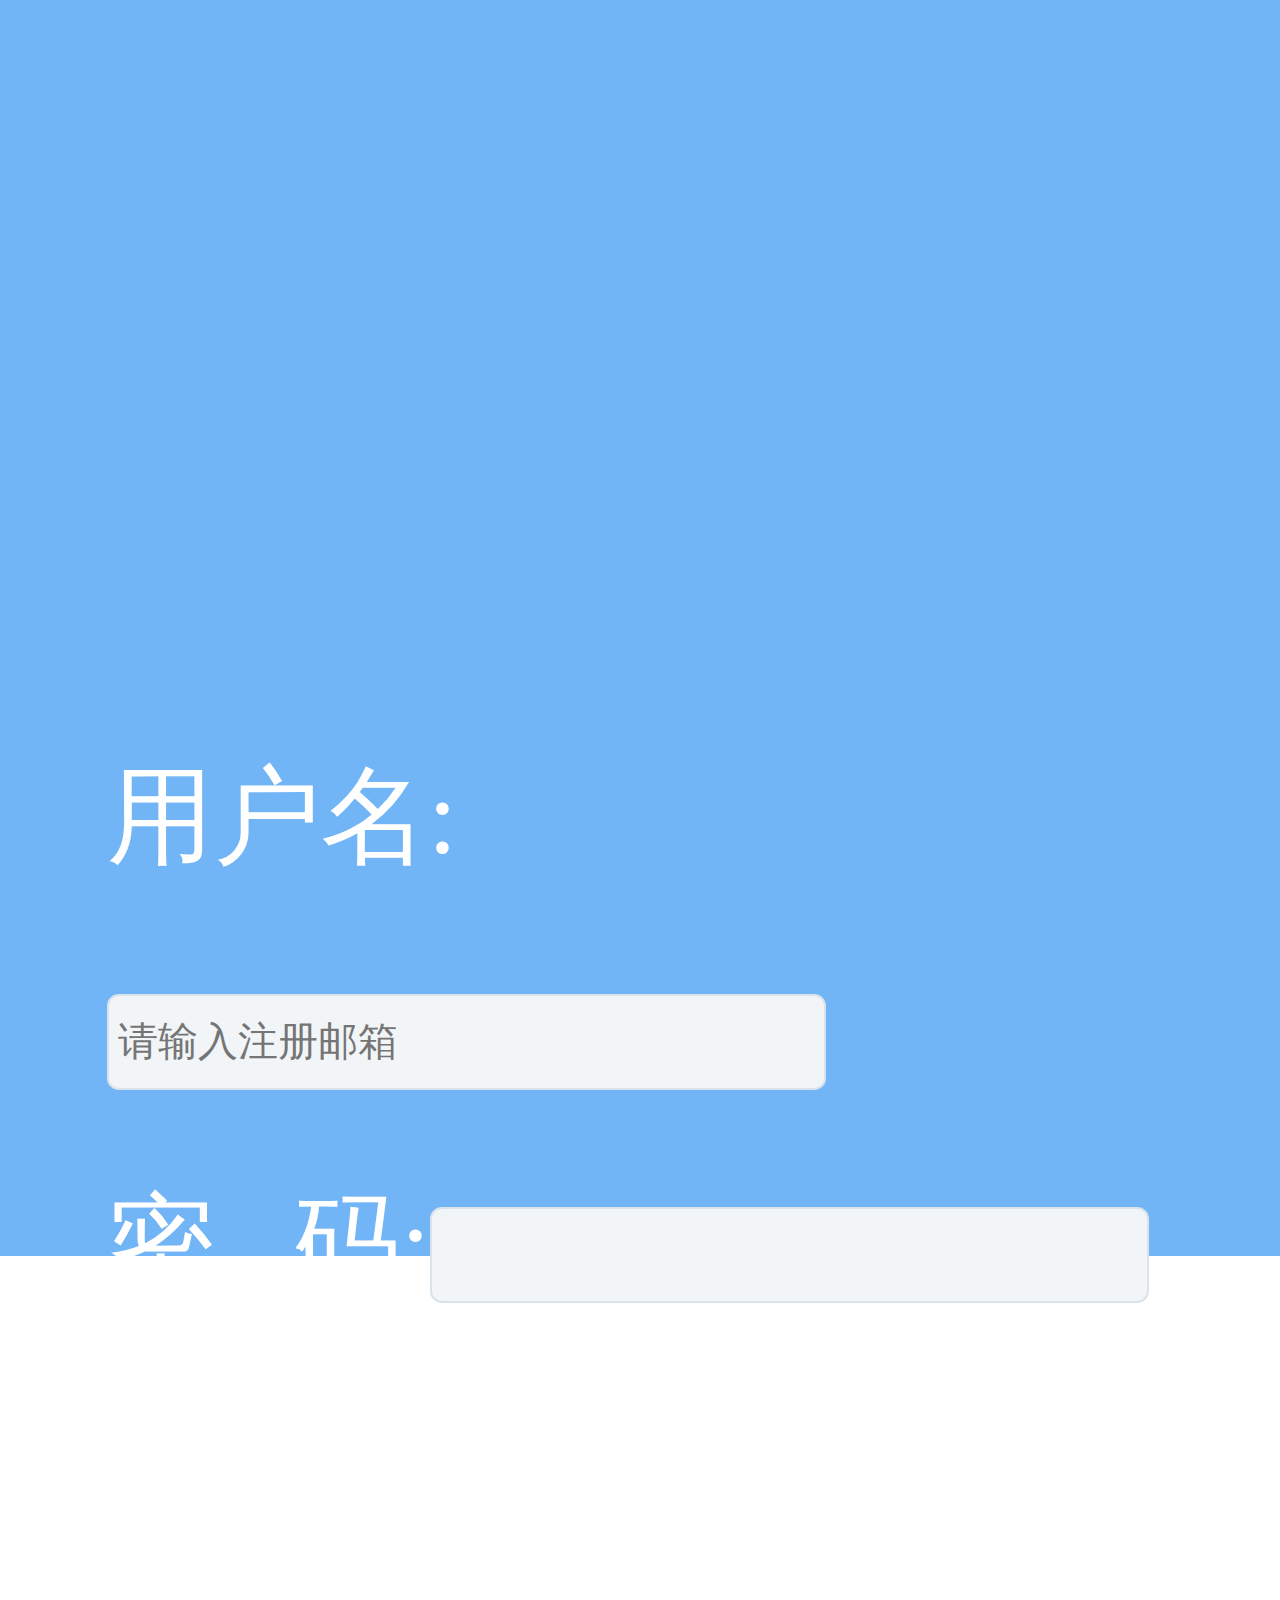
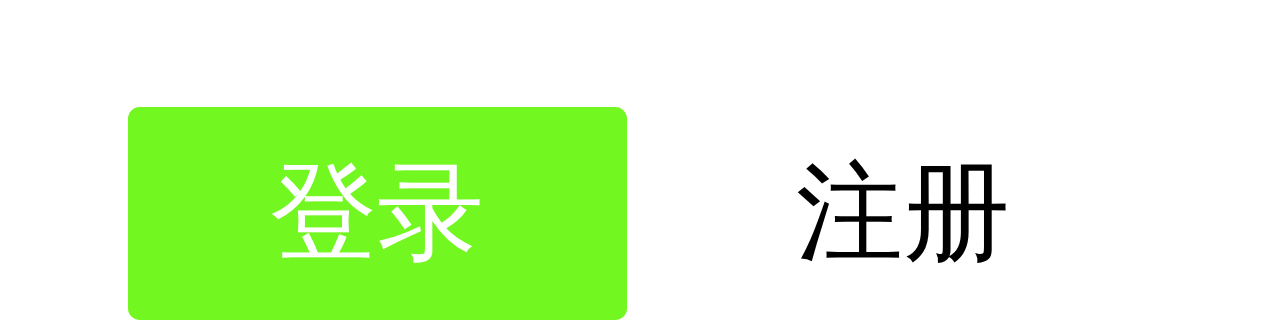
<file: haohai-app/page/index.html>
<!DOCTYPE html>
<html>
	<head>
		<meta charset="utf-8">
		<script type="text/javascript" src="../js/baseRem.js"></script>
		<title>借书</title>
		<link rel="stylesheet" type="text/css" href="../css/index.css">
		<script type="text/javascript" src="../js/jquery-1.12.4.js"></script>
	</head>
	<body>
	    <section class="wrap bg_wrap">
		    <div>
		    	<label>
		    		用户名:<input type="email" name="username" placeholder="请输入注册邮箱" />
		    	</label>
		    	<label>
		    		密&nbsp&nbsp&nbsp码:<input type="password" name="password"/>
		    	</label>
		    	<p class="warning"></p>
		    	<br>
		    	<div class="login_btn_wrap">
		    		<span class="login_btn active">登录</span>
		    		<span class="sigret_btn">注册</span>
		    	</div>
		    </div>
	    </section>
	</body>
	<script type="text/javascript" src="../module/login.js"></script>
</html>
</file>
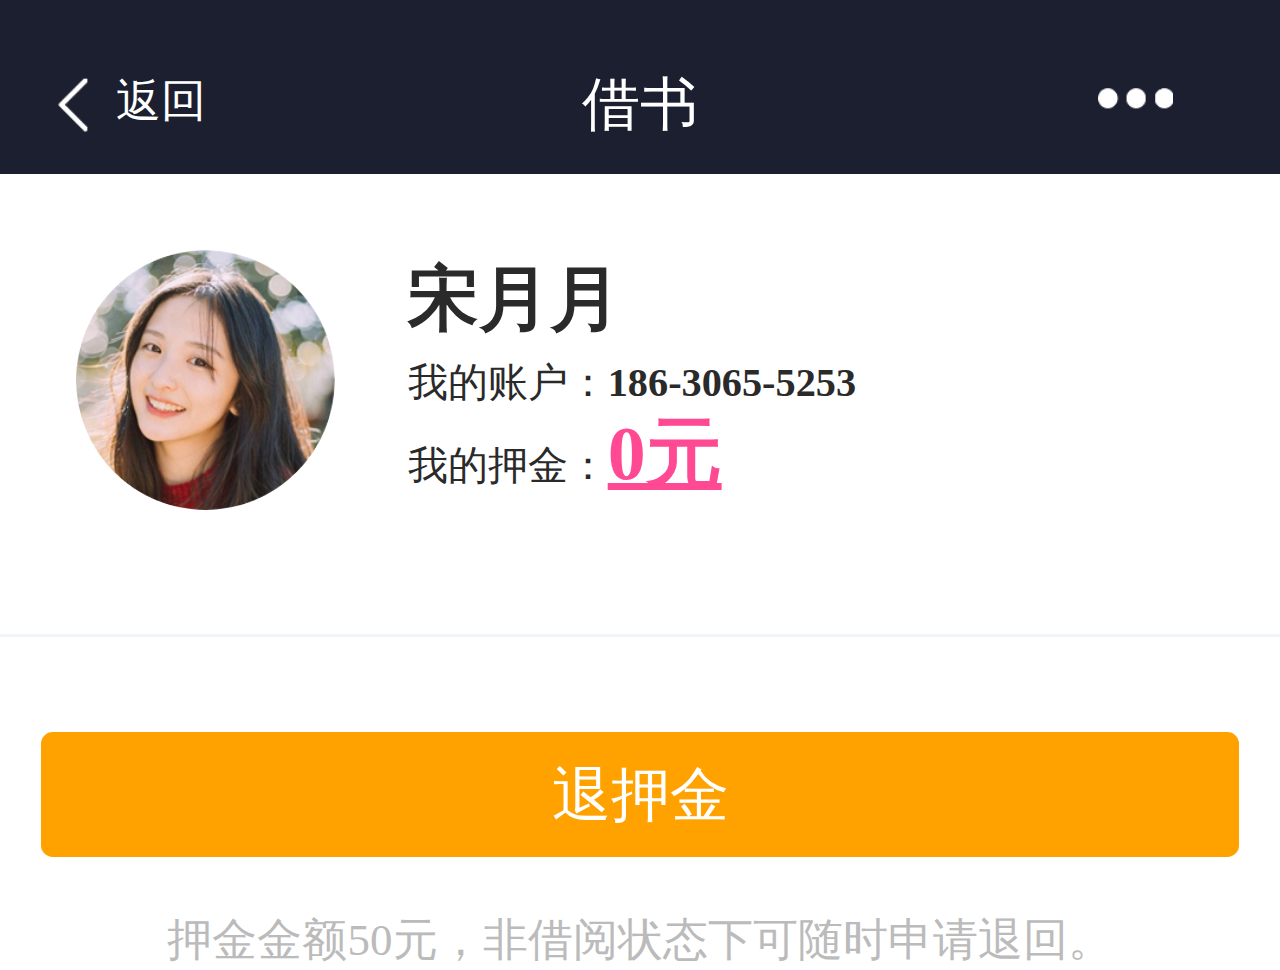
<file: haohai-app/page/backDeposit.html>
<!DOCTYPE html>
<html>
	<head>
		<meta charset="utf-8">
		<script type="text/javascript" src="../js/baseRem.js"></script>
		<title>借书</title>
		<link rel="stylesheet" type="text/css" href="../css/main.css">
	</head>
	<body>
	    <section class="wrap">
	    	<header>
	    		<span class="cancle">返回<i></i></span>
	    		借书
	    		<span class="more"></span>
	    	</header>
	    	<section class="user_info">
	    		<span class="photo_wrap">
	    			<img src="../image/userPhoto.png">
	    		</span>
	    		<div>
	    			<strong class="user_name">宋月月</strong>
	    			<p class="user_account">
	    				<span>我的账户：</span><span class="account_num">186-3065-5253</span>
	    			</p>
	    			<p class="user_account">
	    				<span>我的押金：</span><u>0元</u>
	    			</p>
	    		</div>
	    	</section>
	    	<section class="account_btn">
	    		<span class="back_btn">退押金</span>
	    		<p>押金金额50元，非借阅状态下可随时申请退回。</p>
	    	</section>
	    </section>
	</body>
</html>
</file>
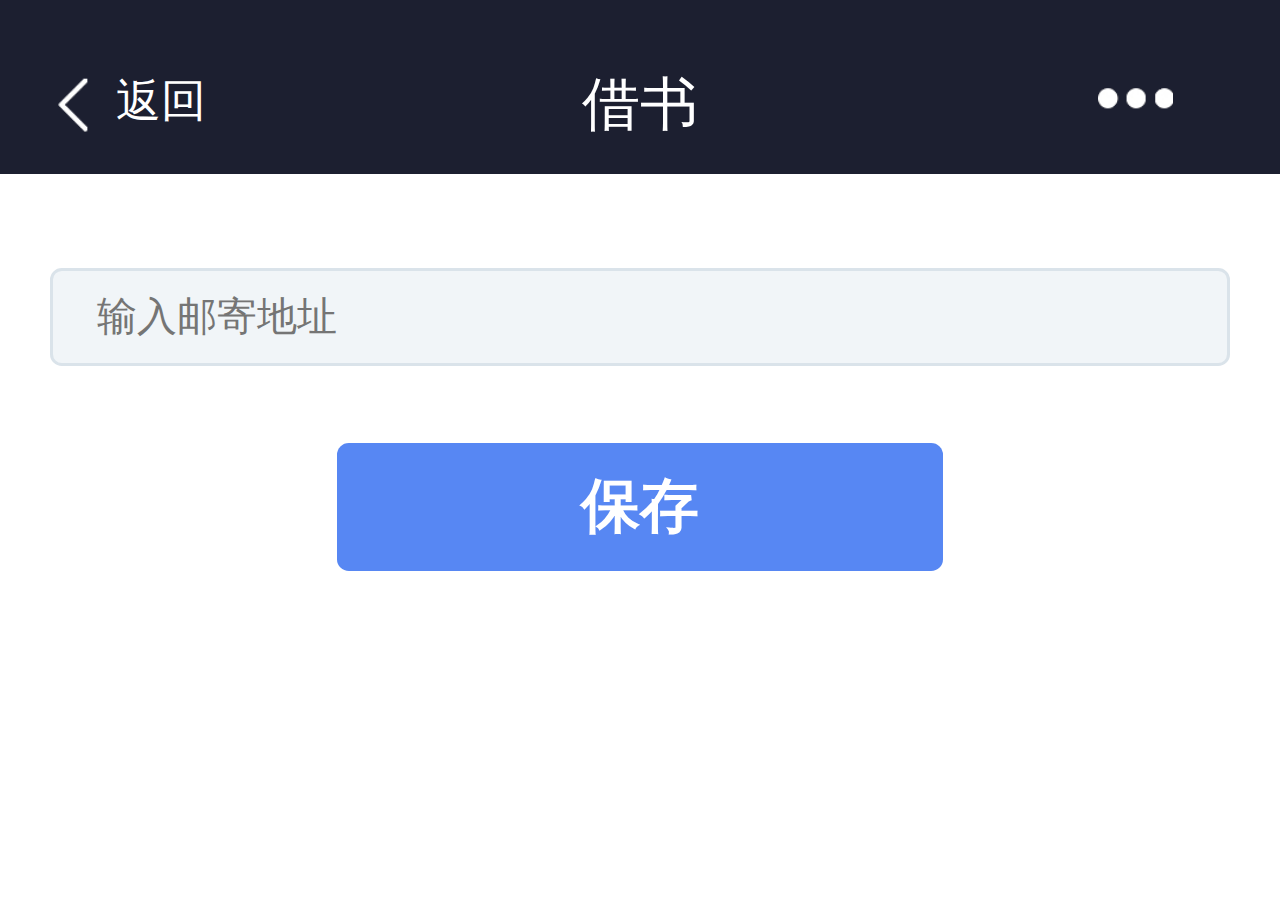
<file: haohai-app/page/editAddress.html>
<!DOCTYPE html>
<html>
	<head>
		<meta charset="utf-8">
		<script type="text/javascript" src="../js/baseRem.js"></script>
		<title>借书</title>
		<link rel="stylesheet" type="text/css" href="../css/index.css">
		<script type="text/javascript" src="../js/jquery-1.12.4.js"></script>
	</head>
	<body>
	    <section class="wrap">
	    	<header>
	    		<span class="cancle">返回<i></i></span>
	    		借书
	    		<span class="more"></span>
	    	</header>
	    	<section class="editorWrap">
	    		<input class="addressInp" placeholder="输入邮寄地址" />
	    		<button class="saveBtn">保存</button>
	    	</section>
	    </section>
	</body>
</html>
</file>
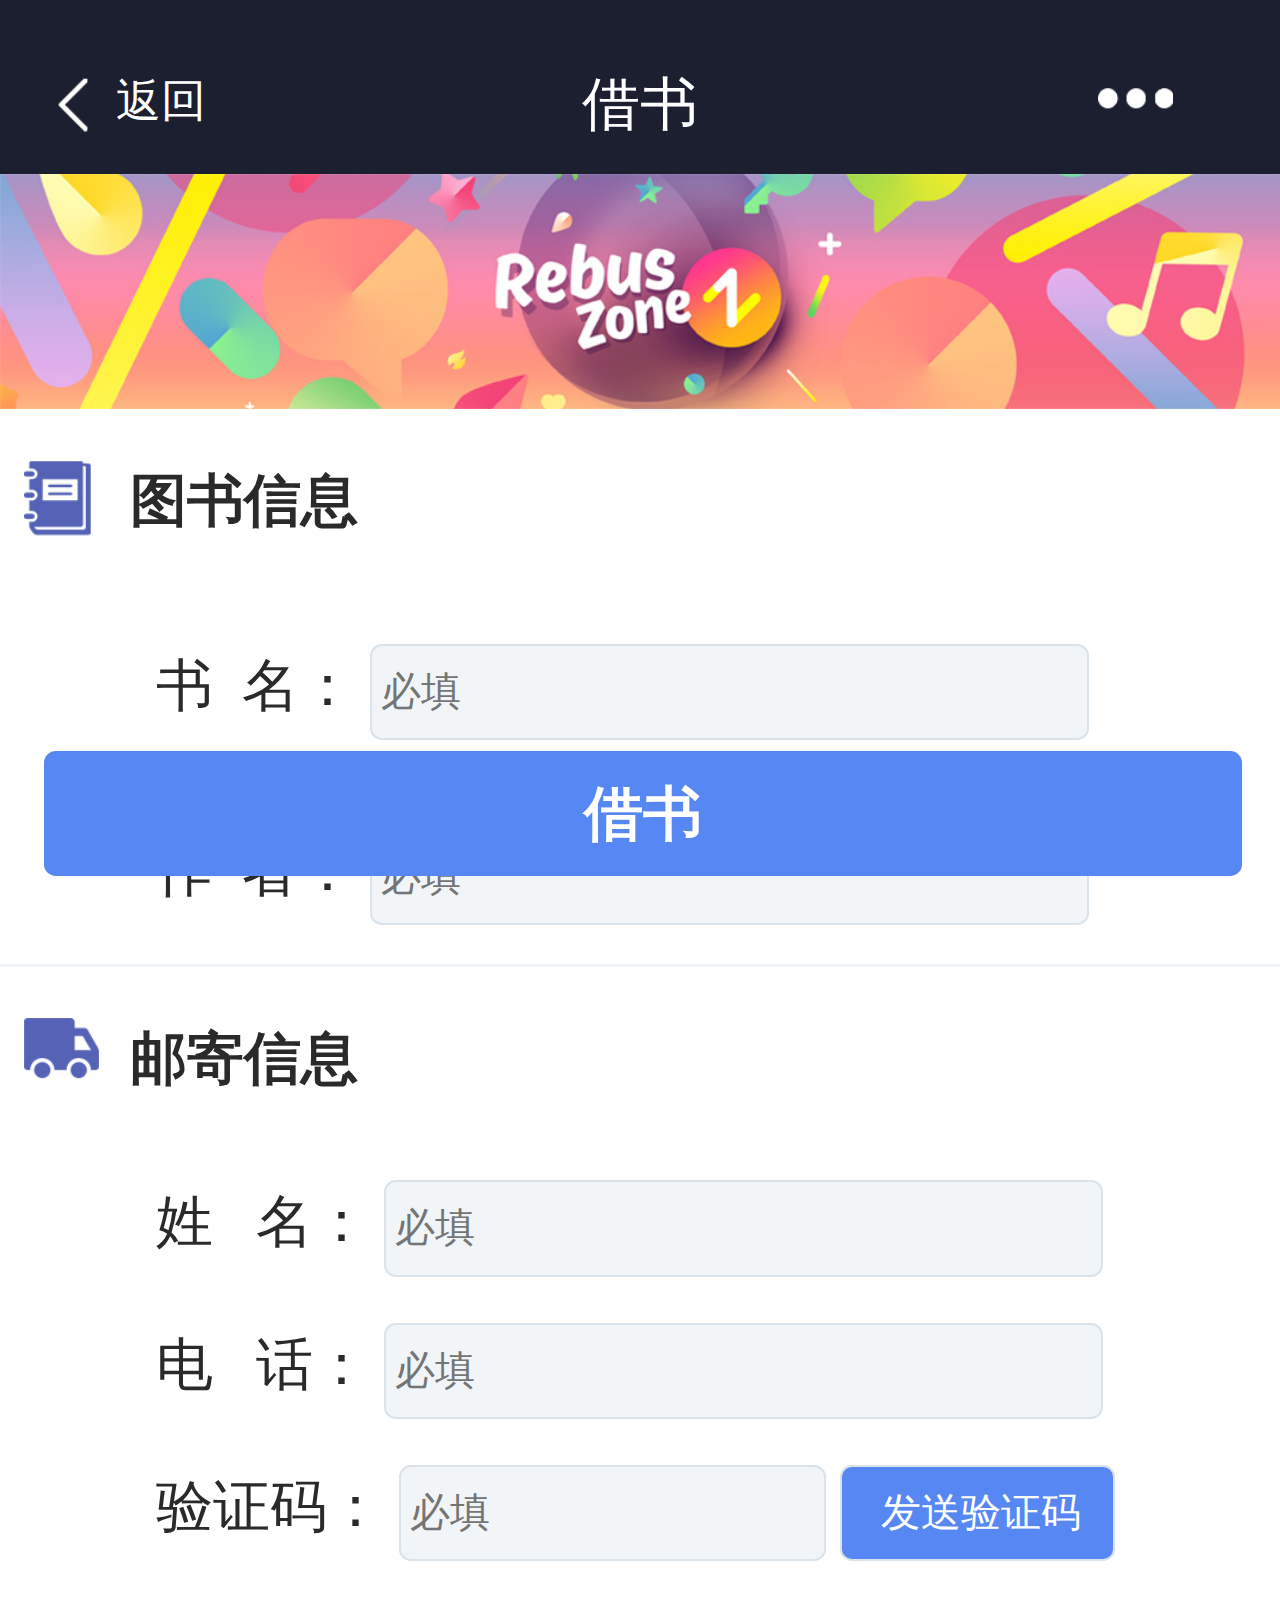
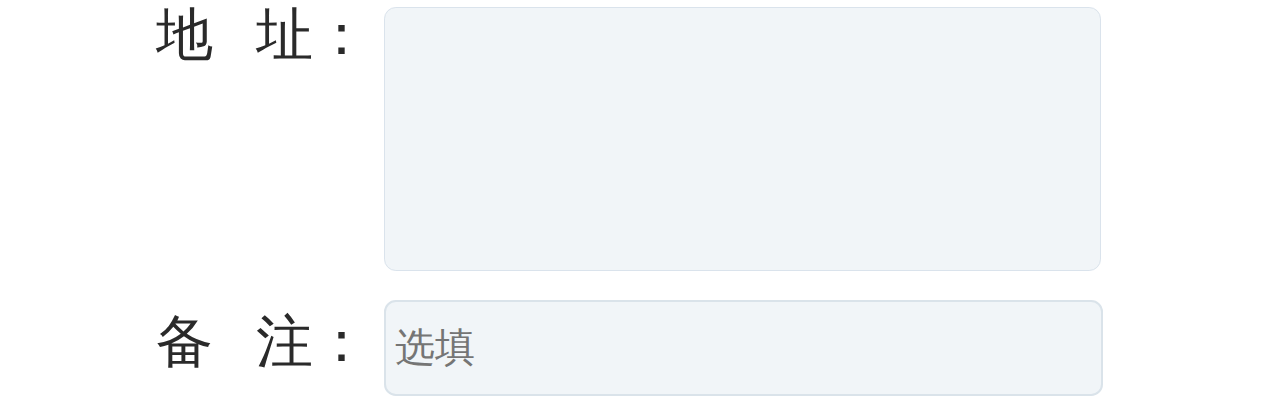
<file: haohai-app/page/editInfo.html>
<!DOCTYPE html>
<html>
	<head>
		<meta charset="utf-8">
		<script type="text/javascript" src="../js/baseRem.js"></script>
		<title>借书</title>
		<link rel="stylesheet" type="text/css" href="../css/index.css">
		<script type="text/javascript" src="../js/jquery-1.12.4.js"></script>
	</head>
	<body>
	    <section class="wrap">
	    	<header>
	    		<span class="cancle">返回<i></i></span>
	    		借书
	    		<span class="more"></span>
	    	</header>
	    	<section class="subjectBody">
	    		<section class="bgContainer">
	    			<img src="../image/bg.png" />
	    		</section>
	    		<section class="infoWrap">
	    			<section class="inforOne">
	    				<p class="infoTitle">
	    					<span>图书信息</span>
	    					<i class="bookInfo"></i>
	    				</p>
	    				<section class="info info1">
	    					<p>
	    						<span>书&nbsp&nbsp名：</span>
	    						<input name="book_name" class="foucsIng right" placeholder="必填">
	    					</p>
	    					<p>
	    						<span>作&nbsp&nbsp者：</span>
	    						<input name="book_author" class="right" placeholder="必填">
	    					</p>
	    				</section>
	    			</section>
	    			<section class="inforOne inforOth">
	    				<p class="infoTitle">
	    					<span>邮寄信息</span>
	    					<i class="postalInfo"></i>
	    				</p>
	    				<section class="info info4">
	    					<p>
	    						<span>姓&nbsp&nbsp&nbsp名：</span>
	    						<input name="user_name" type="text" placeholder="必填"/>
	    					</p>
	    					<p>
	    						<span>电&nbsp&nbsp&nbsp话：</span>
	    						<input name="user_phone" type="text" placeholder="必填"/>
	    					</p>
	    					<p>
	    						<span>验证码：</span>
	    						<input name="authCode" class="authCode" type="text" placeholder="必填"/>
	    						<input class="sendAuthCode" type="button" value="发送验证码"/>
	    					</p>
	    					<p>
	    						<span class="address">地&nbsp&nbsp&nbsp址：</span>
	    						<textarea name="user_address" class="remarkCon">
		    					</textarea>
	    					</p>
	    					<p>
			    				<span class="remarId">备&nbsp&nbsp&nbsp注：</span>
			    				<input name="beizhu" type="text" placeholder="选填"/>
		    				</p>
	    				</section>
	    			</section>
	    		</section>
	    	</section>
	    	<section class="btnWrap">借书</section>
	    </section>
	</body>
	<script type="text/javascript" src = '../module/editInfo.js'></script>
</html>
</file>
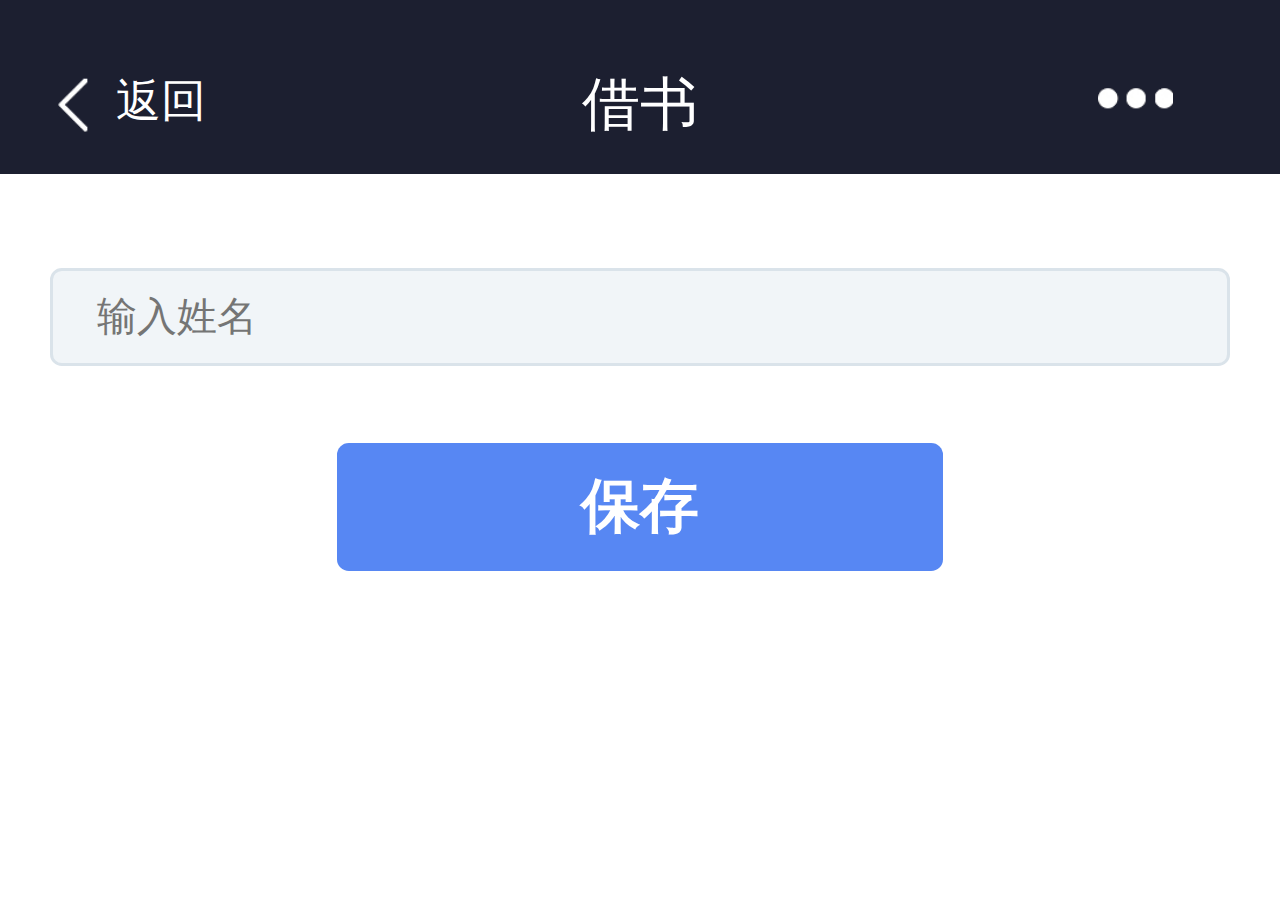
<file: haohai-app/page/editName.html>
<!DOCTYPE html>
<html>
	<head>
		<meta charset="utf-8">
		<script type="text/javascript" src="../js/baseRem.js"></script>
		<title>借书</title>
		<link rel="stylesheet" type="text/css" href="../css/index.css">
		<script type="text/javascript" src="../js/jquery-1.12.4.js"></script>
	</head>
	<body>
	    <section class="wrap">
	    	<header>
	    		<span class="cancle">返回<i></i></span>
	    		借书
	    		<span class="more"></span>
	    	</header>
	    	<section class="editorWrap">
	    		<input class="nameInp" placeholder="输入姓名" />
	    		<button class="saveBtn">保存</button>
	    	</section>
	    </section>
	</body>
</html>
</file>
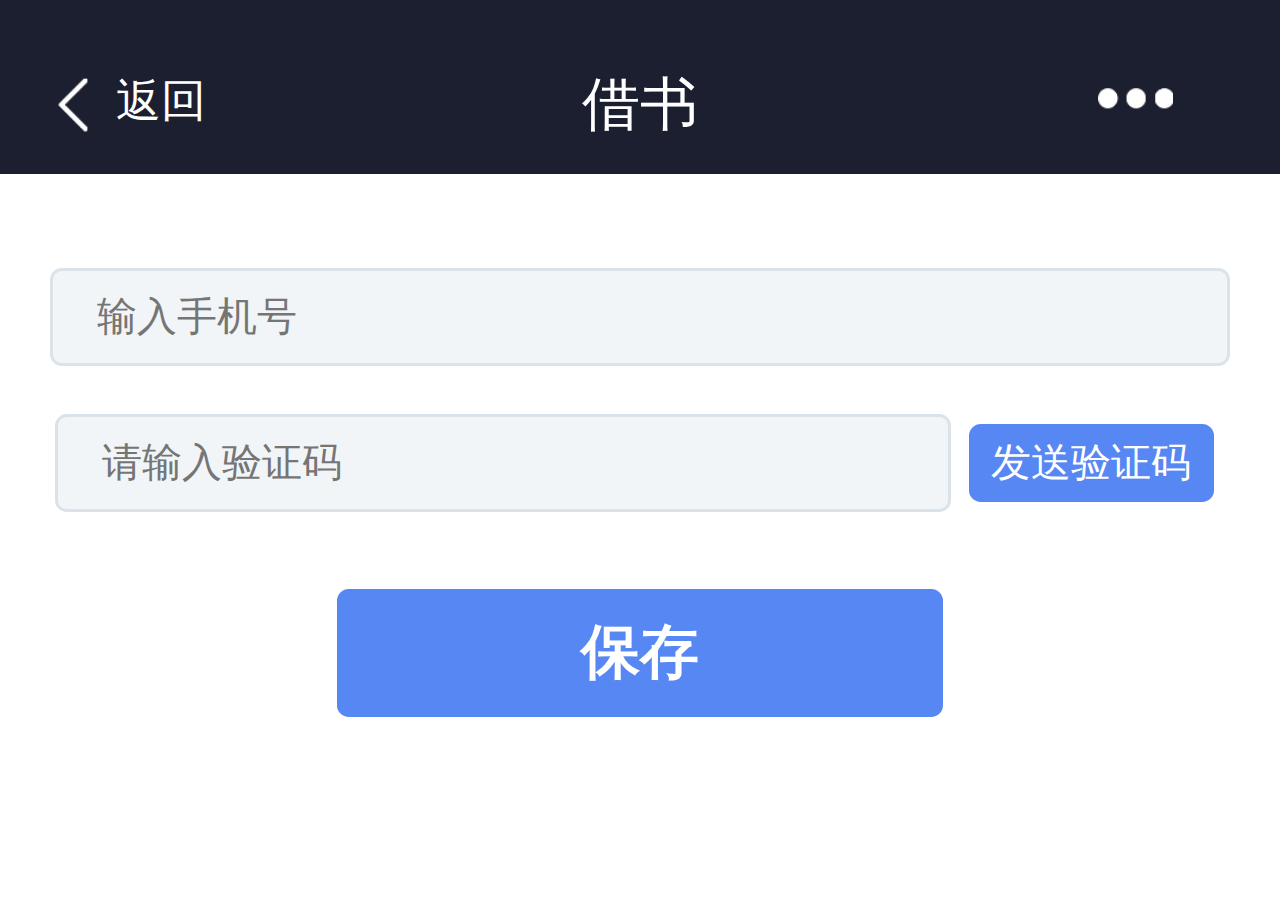
<file: haohai-app/page/editPhone.html>
<!DOCTYPE html>
<html>
	<head>
		<meta charset="utf-8">
		<script type="text/javascript" src="../js/baseRem.js"></script>
		<title>借书</title>
		<link rel="stylesheet" type="text/css" href="../css/index.css">
		<script type="text/javascript" src="../js/jquery-1.12.4.js"></script>
	</head>
	<body>
	    <section class="wrap">
	    	<header>
	    		<span class="cancle">返回<i></i></span>
	    		借书
	    		<span class="more"></span>
	    	</header>
	    	<section class="editorWrap">
	    		<input class="phoneNumberInp" placeholder="输入手机号" />
	    		<p class="authCode">
	    			<input class="authCodeInp" type="text" placeholder="请输入验证码" />
	    			<button class="sendCode">发送验证码</button>
	    		</p>
	    		<button class="saveBtn">保存</button>
	    	</section>
	    </section>
	</body>
</html>
</file>
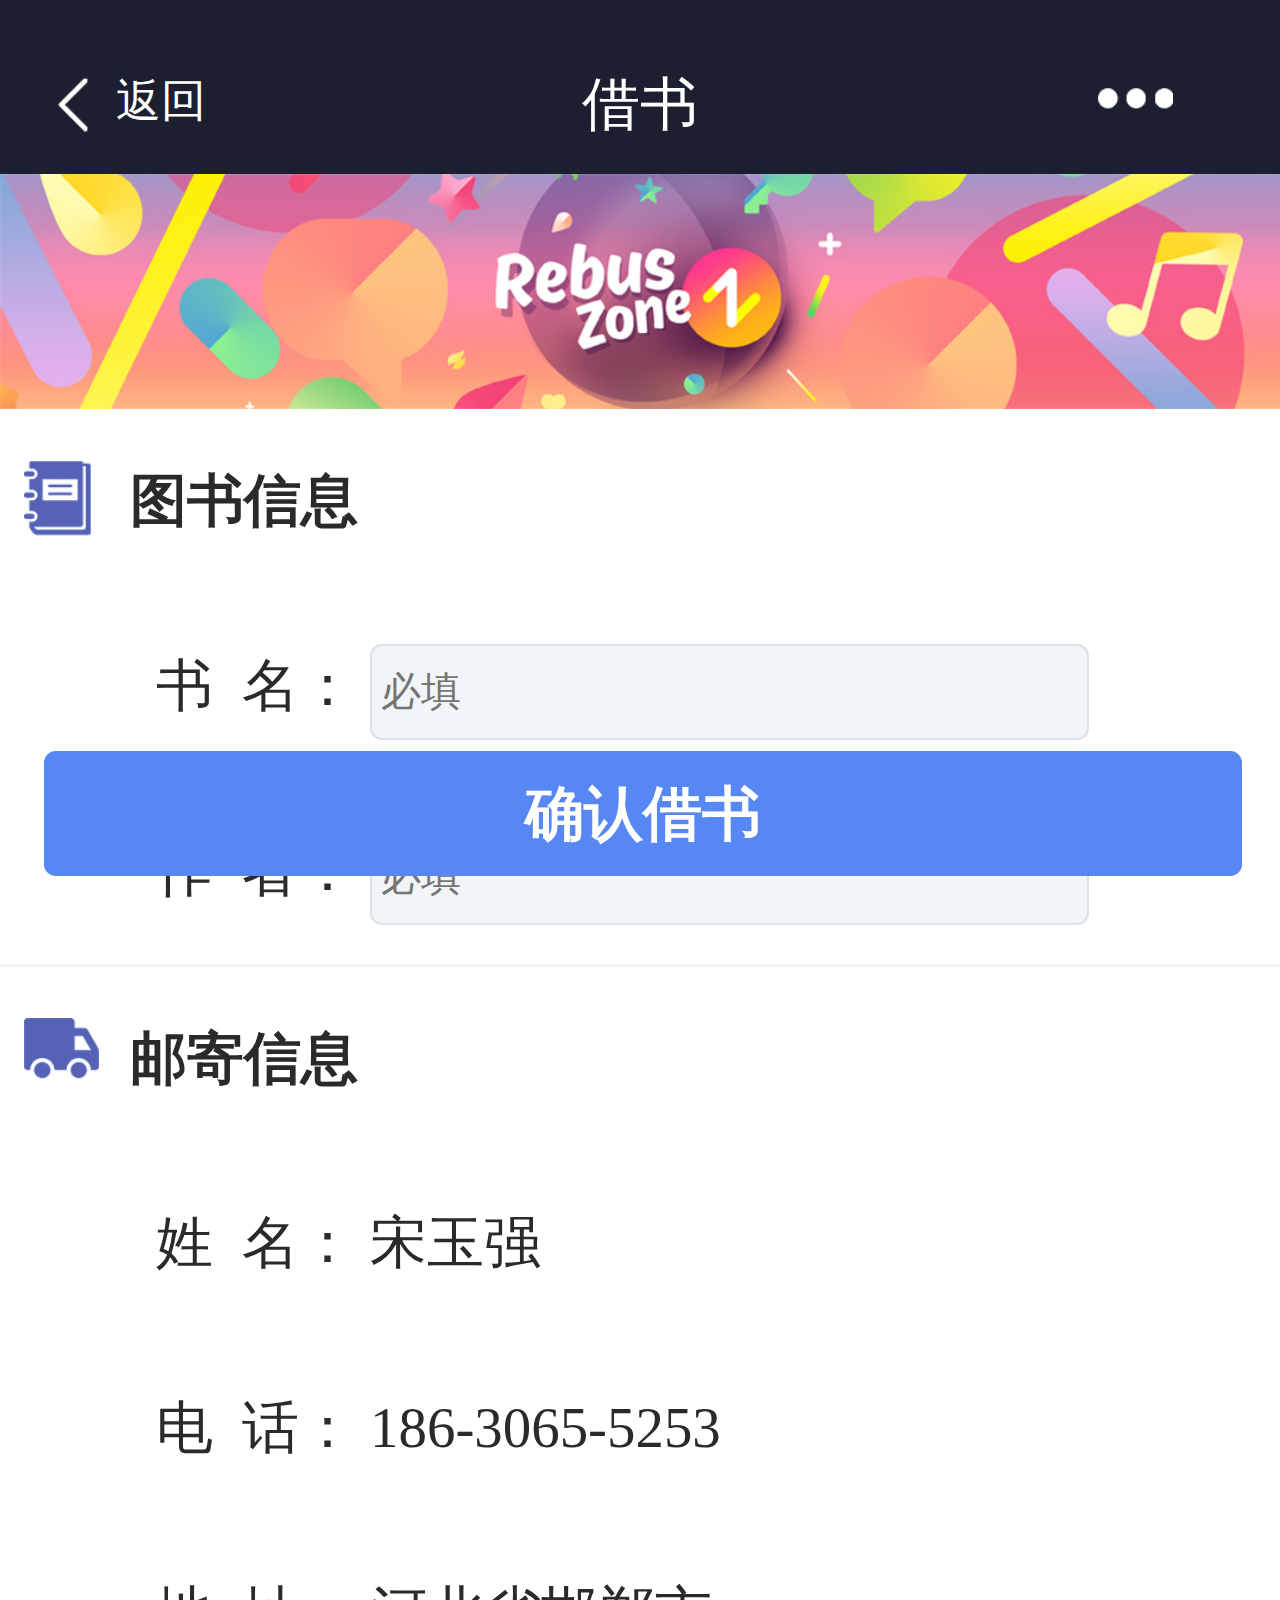
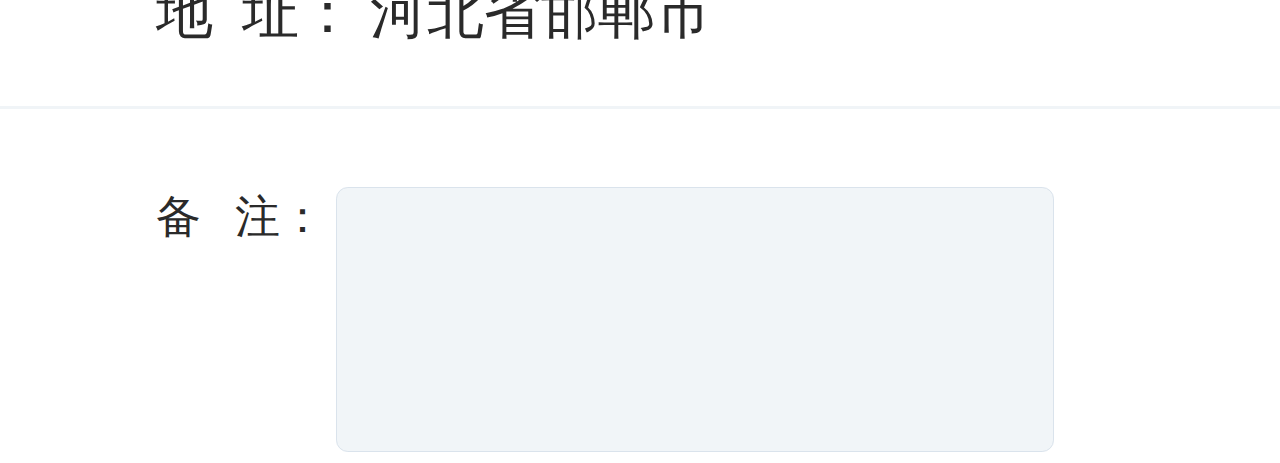
<file: haohai-app/page/oneceBorrow.html>
<!DOCTYPE html>
<html>
	<head>
		<meta charset="utf-8">
		<script type="text/javascript" src="../js/baseRem.js"></script>
		<title>借书</title>
		<link rel="stylesheet" type="text/css" href="../css/index.css">
		<script type="text/javascript" src="../js/jquery-1.12.4.js"></script>
	</head>
	<body>
	    <section class="wrap">
	    	<header>
	    		<span class="cancle">返回<i></i></span>
	    		借书
	    		<span class="more"></span>
	    	</header>
	    	<section class="subjectBody">
	    		<section class="bgContainer">
	    			<img src="../image/bg.png" />
	    		</section>
	    		<section class="infoWrap">
	    			<section class="inforOne">
	    				<p class="infoTitle">
	    					<span>图书信息</span>
	    					<i class="bookInfo"></i>
	    				</p>
	    				<section class="info info1">
	    					<p>
	    						<span>书&nbsp&nbsp名：</span>
	    						<input class="foucsIng right" placeholder="必填">
	    					</p>
	    					<p>
	    						<span>作&nbsp&nbsp者：</span>
	    						<input class="right" placeholder="必填">
	    					</p>
	    				</section>
	    			</section>
	    			<section class="inforOne">
	    				<p class="infoTitle">
	    					<span>邮寄信息</span>
	    					<i class="postalInfo"></i>
	    				</p>
	    				<section class="info info2">
	    					<p>
	    						<span>姓&nbsp&nbsp名：</span>
	    						<span>宋玉强</span>
	    					</p>
	    					<p>
	    						<span>电&nbsp&nbsp话：</span>
	    						<span>186-3065-5253</span>
	    					</p>
	    					<p>
	    						<span>地&nbsp&nbsp址：</span>
	    						<span>河北省邯郸市</span>
	    					</p>
	    				</section>
	    			</section>
	    			<section class="inforOne">
		    			<section class="info info3">
		    				<span class="remarId">备&nbsp&nbsp&nbsp注：</span>
		    				<textarea class="remarkCon">
		    				</textarea>
		    			</section>
	    			</section>
	    		</section>
	    	</section>
	    	<section class="btnWrap">确认借书</section>
	    </section>
	</body>
	<script type="text/javascript" src="../module/onceBorrow.js"></script>
</html>
</file>
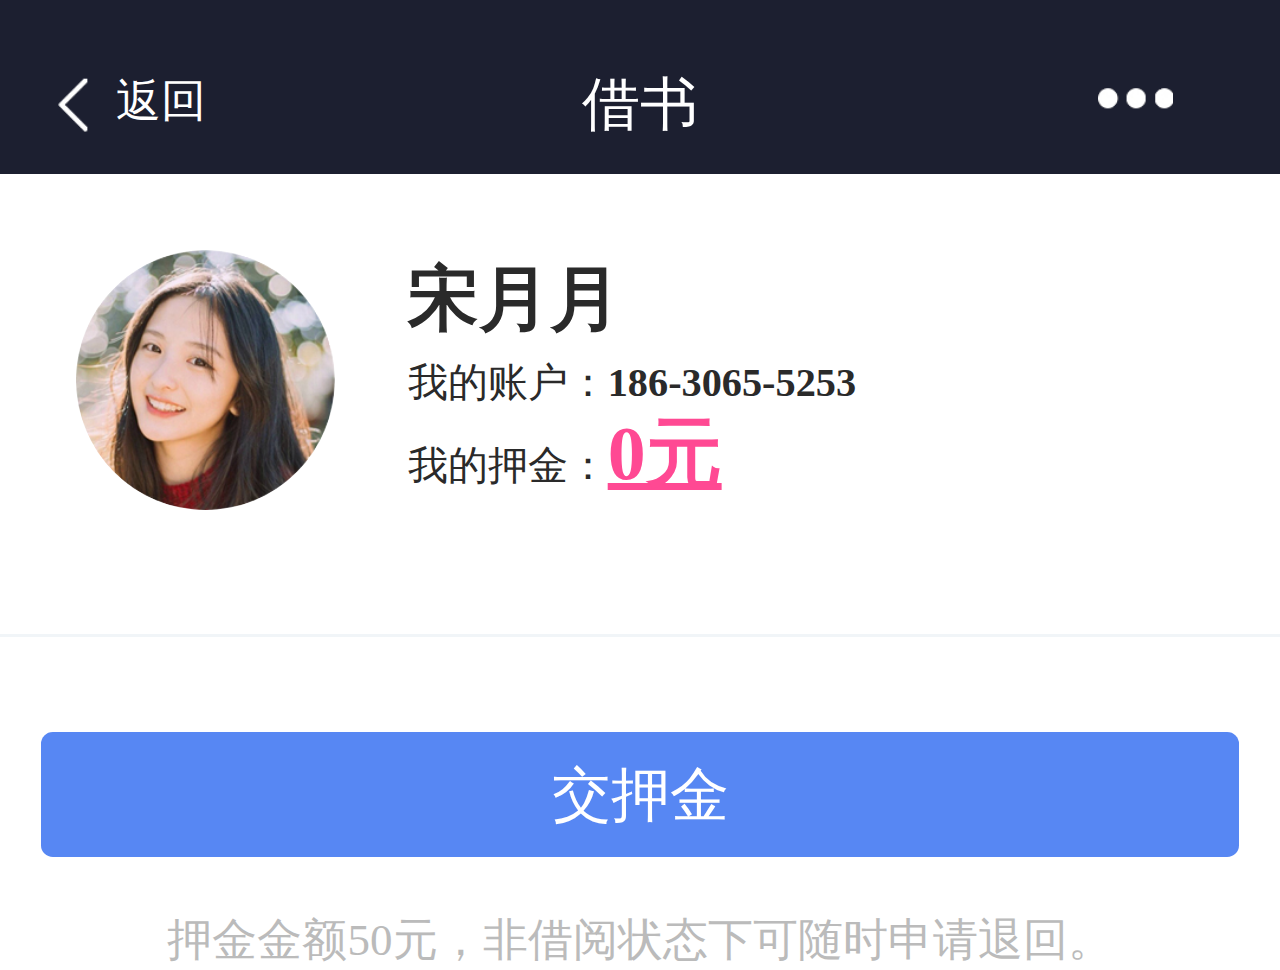
<file: haohai-app/page/payDeposit.html>
<!DOCTYPE html>
<html>
	<head>
		<meta charset="utf-8">
		<script type="text/javascript" src="../js/baseRem.js"></script>
		<title>借书</title>
		<link rel="stylesheet" type="text/css" href="../css/main.css">
		<script type="text/javascript" src="../js/jquery-1.12.4.js"></script>
	</head>
	<body>
	    <section class="wrap">
	    	<header>
	    		<span class="cancle">返回<i></i></span>
	    		借书
	    		<span class="more"></span>
	    	</header>
	    	<section class="user_info">
	    		<span class="photo_wrap">
	    			<img src="../image/userPhoto.png">
	    		</span>
	    		<div>
	    			<strong class="user_name">宋月月</strong>
	    			<p class="user_account">
	    				<span>我的账户：</span><span class="account_num">186-3065-5253</span>
	    			</p>
	    			<p class="user_account">
	    				<span>我的押金：</span><u>0元</u>
	    			</p>
	    		</div>
	    	</section>
	    	<section class="account_btn">
	    		<span>交押金</span>
	    		<p>押金金额50元，非借阅状态下可随时申请退回。</p>
	    	</section>
	    </section>
	</body>
</html>
<script type="text/javascript" src="../module/payDeposit.js"></script>
</file>
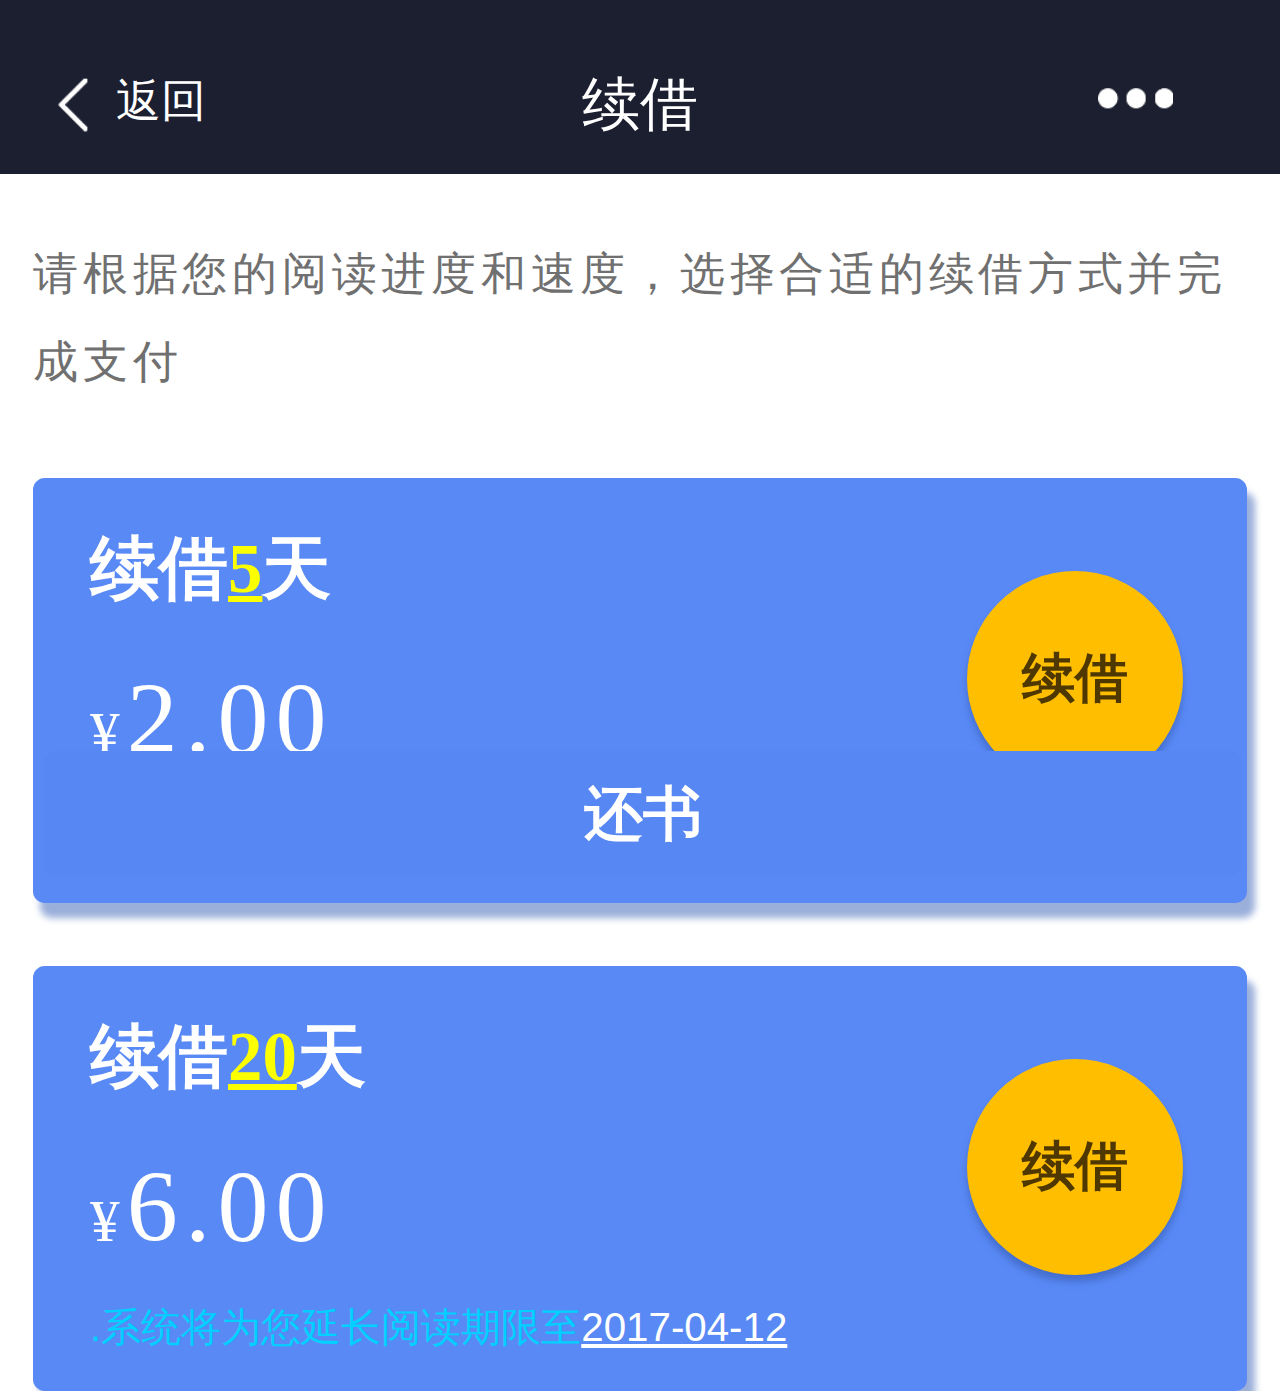
<file: haohai-app/page/renewal.html>
<!DOCTYPE html>
<html>
	<head>
		<meta charset="utf-8">
		<script type="text/javascript" src="../js/baseRem.js"></script>
		<title>借书</title>
		<link rel="stylesheet" type="text/css" href="../css/main.css">
		<script type="text/javascript" src="../js/jquery-1.12.4.js"></script>
	</head>
	<body>
	    <section class="wrap">
	    	<header>
	    		<span class="cancle">返回<i></i></span>
	    		续借
	    		<span class="more"></span>
	    	</header>
	    	<p class="remind">请根据您的阅读进度和速度，选择合适的续借方式并完成支付</p>
	    	<ul class="renewal_tab">
	    		<li>
	    			<span class="renew_days">续借<u>5</u>天</span>
	    			<span class="renew_prise">¥<em>2.00</em></span>
	    			<span class="renew_date">.系统将为您延长阅读期限至<u>2017-03-22</u></span>
	    			<i>续借</i>
	    		</li>
	    		<li>
	    			<span class="renew_days">续借<u>20</u>天</span>
	    			<span class="renew_prise">¥<em>6.00</em></span>
	    			<span class="renew_date">.系统将为您延长阅读期限至<u>2017-04-12</u></span>
	    			<i>续借</i>
	    		</li>
	    	</ul>
	    	<section class="btnWrap">还书</section>
	    </section>
	</body>
</html>
<script type="text/javascript" src="../module/renewal.js"></script>
</file>
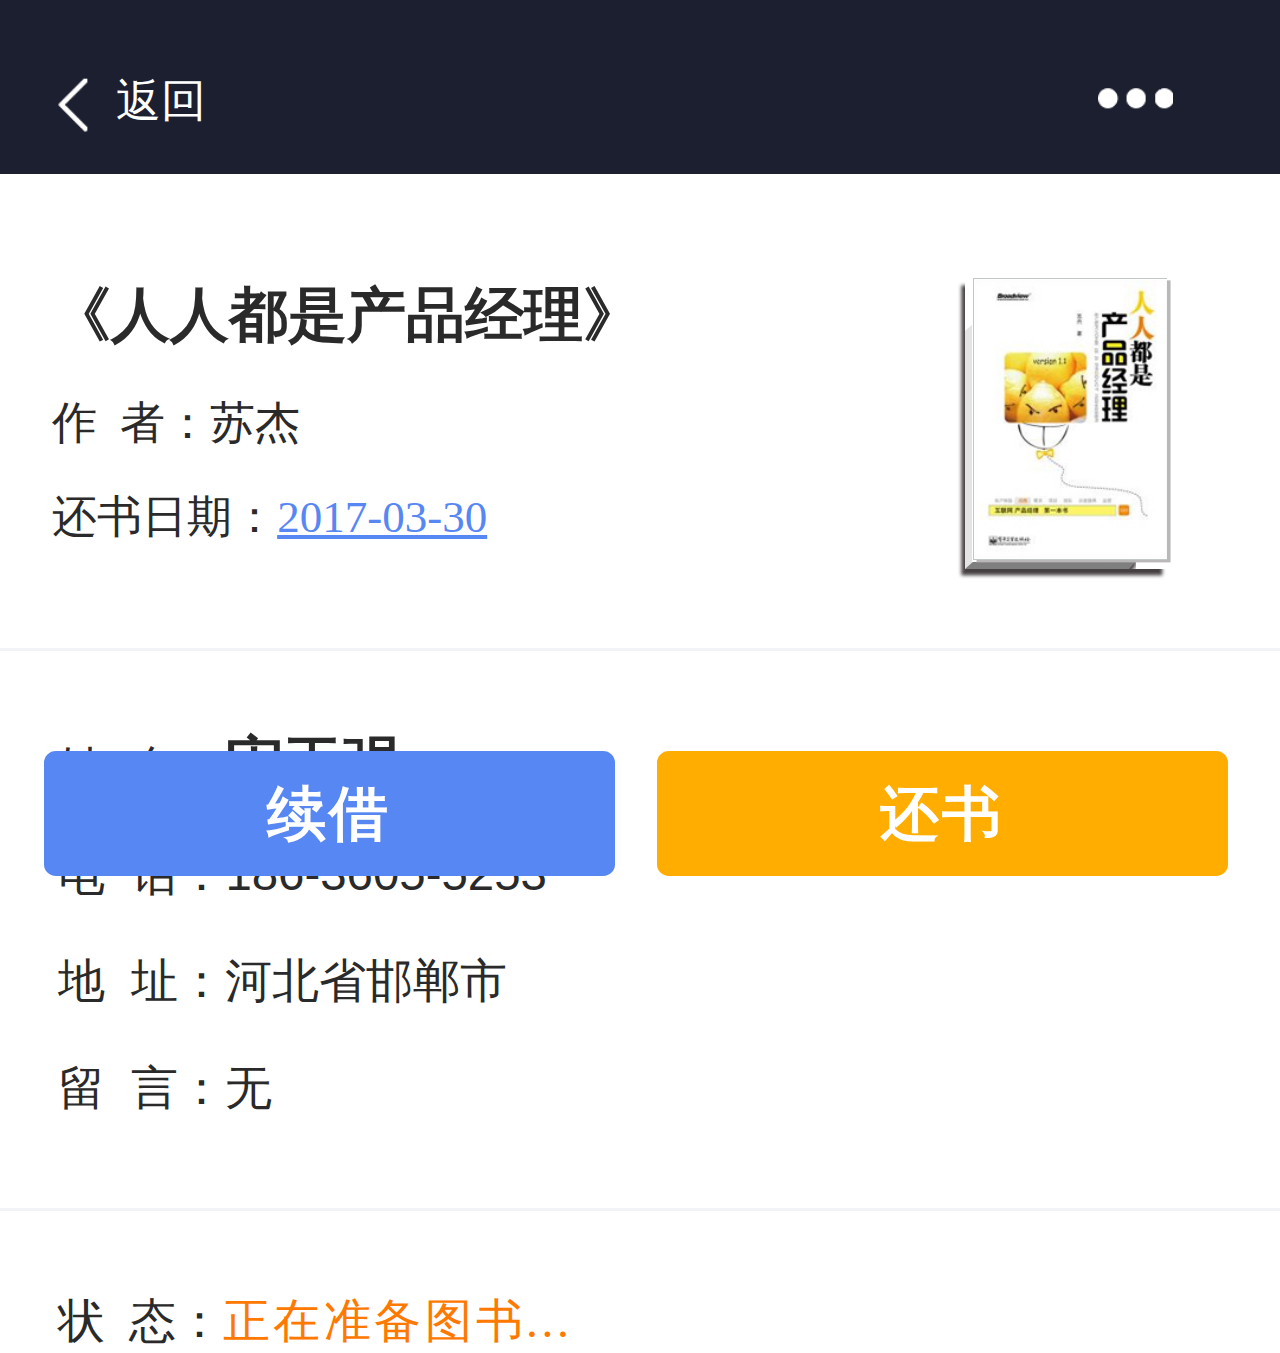
<file: haohai-app/page/renewal_access.html>
<!DOCTYPE html>
<html>
	<head>
		<meta charset="utf-8">
		<script type="text/javascript" src="../js/baseRem.js"></script>
		<title>借书</title>
		<link rel="stylesheet" type="text/css" href="../css/main.css">
	</head>
	<body>
	    <section class="wrap">
	    	<header>
	    		<span class="cancle">返回<i></i></span>
	    		<span class="more"></span>
	    	</header>
	    	<section class="book_info_wrap">
	    		<section class="book_info_one">
	    			<p class="book_title">
	    				《人人都是产品经理》
	    			</p>
	    			<p class="bookAuthor">
	    				作&nbsp&nbsp者：苏杰
	    			</p>
	    			<p class="back_date">
	    				还书日期：<u>2017-03-30</u>
	    			</p>
	    			<div class="bookPhotoWrap">
	    				<img class="bookPhoto" src="../image/bookPhoto.png" />
	    			</div>
	    		</section>
	    		<section class="reader_info_one">
	    			<p>
	    				<span>姓&nbsp&nbsp名：</span><strong>宋玉强</strong>
	    			</p>
	    			<p>
	    				<span>电&nbsp&nbsp话：186-3605-5253</span>
	    			</p>
	    			<p>
	    				<span>地&nbsp&nbsp址：河北省邯郸市</span>
	    			</p>
	    			<p>
	    				<span>留&nbsp&nbsp言：无</span>
	    			</p>
	    		</section>
	    		<section class="state_info_one">
	    			<p>
	    				<span>状&nbsp&nbsp态：</span><em>正在准备图书...</em>
	    			</p>
	    		</section>
	    		<section class="btn_wrap">
	    			<span class="renew_btn">续借</span>
	    			<span class="back_btn">还书</span>
	    		</section>
	    	</section>
	    </section>
	</body>
</html>
</file>
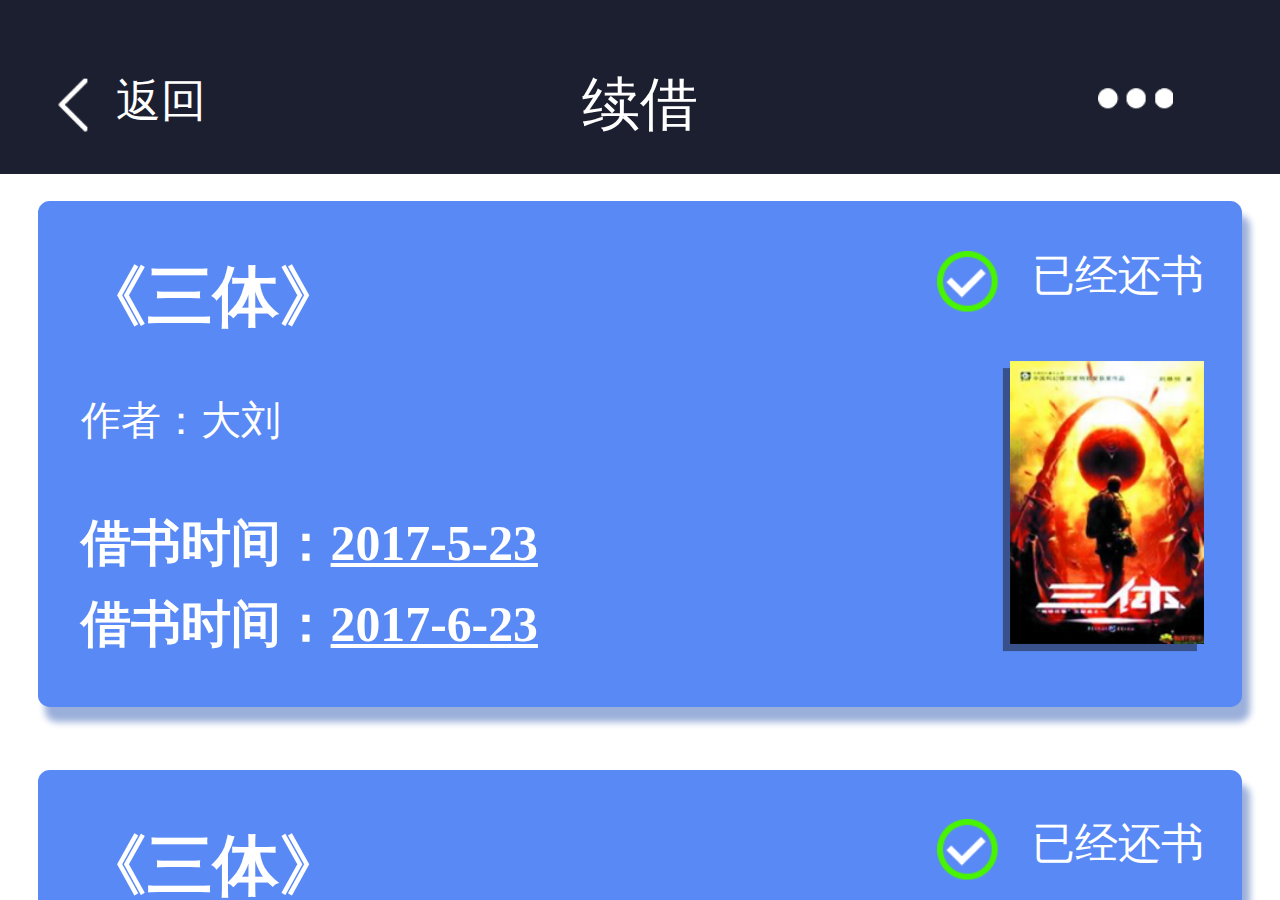
<file: haohai-app/page/renewHistory.html>
<!DOCTYPE html>
<html>
	<head>
		<meta charset="utf-8">
		<script type="text/javascript" src="../js/baseRem.js"></script>
		<title>借书</title>
		<link rel="stylesheet" type="text/css" href="../css/main.css">
		<script type="text/javascript" src="../js/jquery-1.12.4.js"></script>
	</head>
	<body>
	    <section class="wrap">
	    	<header>
	    		<span class="cancle">返回<i></i></span>
	    		续借
	    		<span class="more"></span>
	    	</header>
	    	<ul class="renewa_history_list">
	    		<li>
	    			<span class="book_name">《三体》</span>
	    			<span class="book_author">作者：大刘</span>
	    			<p>
	    				<span class="renew_time">借书时间：<u>2017-5-23</u></span>
	    				<span class="renew_time">借书时间：<u>2017-6-23</u></span>
	    			</p>
	    			<span class="book_img">
	    				<img src="../image/book_img.png"/>
	    			</span>
	    			<mark>已经还书</mark>
	    		</li>
	    		<li>
	    			<span class="book_name">《三体》</span>
	    			<span class="book_author">作者：大刘</span>
	    			<p>
	    				<span class="renew_time">借书时间：<u>2017-5-23</u></span>
	    				<span class="renew_time">借书时间：<u>2017-6-23</u></span>
	    			</p>
	    			<span class="book_img">
	    				<img src="../image/book_img.png"/>
	    			</span>
	    			<mark>已经还书</mark>
	    		</li>
	    		<li>
	    			<span class="book_name">《三体》</span>
	    			<span class="book_author">作者：大刘</span>
	    			<p>
	    				<span class="renew_time">借书时间：<u>2017-5-23</u></span>
	    				<span class="renew_time">借书时间：<u>2017-6-23</u></span>
	    			</p>
	    			<span class="book_img">
	    				<img src="../image/book_img.png"/>
	    			</span>
	    			<mark>已经还书</mark>
	    		</li>
	    		<li>
	    			<span class="book_name">《三体》</span>
	    			<span class="book_author">作者：大刘</span>
	    			<p>
	    				<span class="renew_time">借书时间：<u>2017-5-23</u></span>
	    				<span class="renew_time">借书时间：<u>2017-6-23</u></span>
	    			</p>
	    			<span class="book_img">
	    				<img src="../image/book_img.png"/>
	    			</span>
	    			<mark>已经还书</mark>
	    		</li>
	    	</ul>
	    </section>
	</body>
</html>
<script type="text/javascript" src="../module/renewHistory.js"></script>
</file>
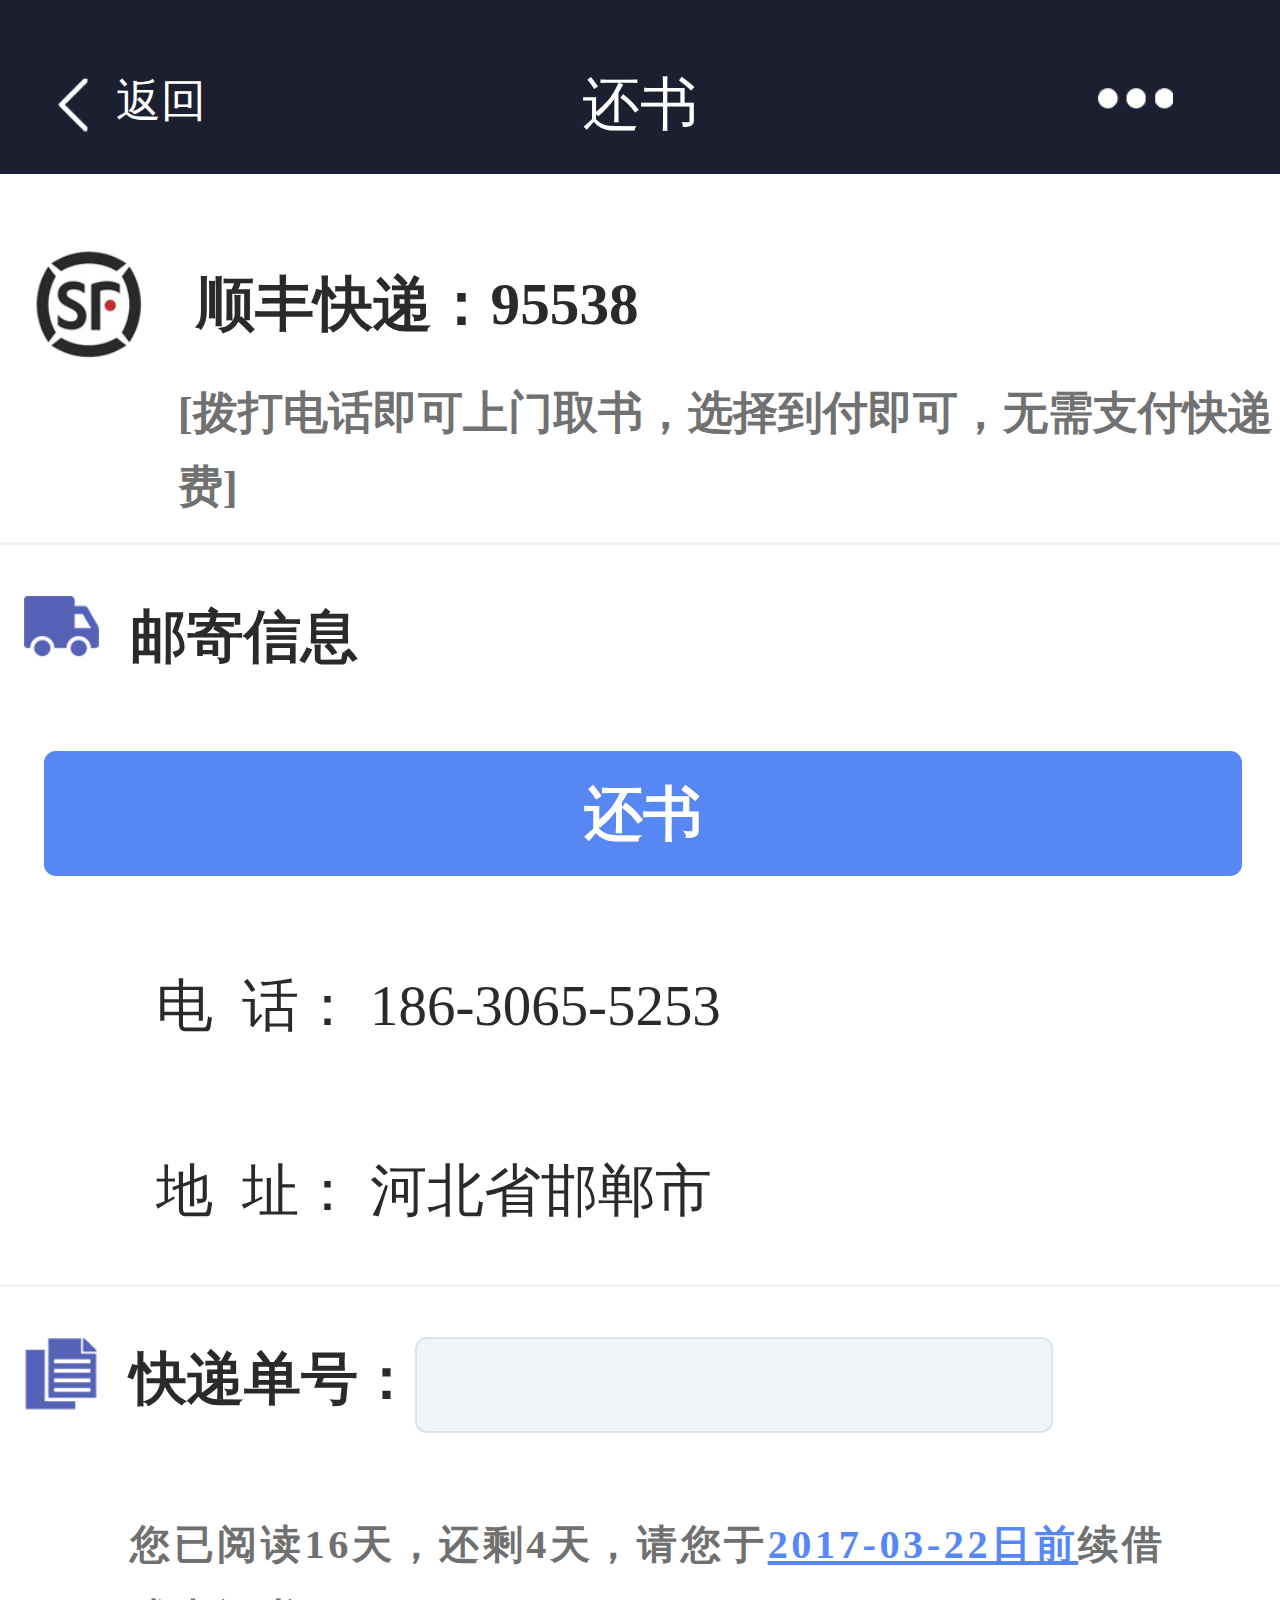
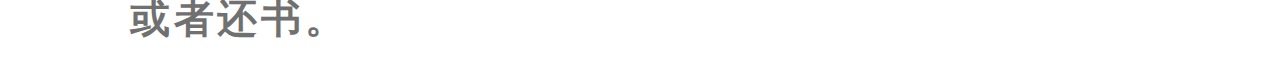
<file: haohai-app/page/returnBook.html>
<!DOCTYPE html>
<html>
	<head>
		<meta charset="utf-8">
		<script type="text/javascript" src="../js/baseRem.js"></script>
		<title>借书</title>
		<link rel="stylesheet" type="text/css" href="../css/index.css">
	</head>
	<body>
	    <section class="wrap">
	    	<header>
	    		<span class="cancle">返回<i></i></span>
	    		还书
	    		<span class="more"></span>
	    	</header>
	    	<section class="subjectBody">
	    		<section class="inforOne">
	    			<section class="expressageWrap">
	    				<img src="../image/shunfenglogo.png" />
	    				<strong class="expressageName">顺丰快递：95538</strong>
	    			</section>
	    			<p class="expressageState">[拨打电话即可上门取书，选择到付即可，无需支付快递费]</p>
	    		</section>
	    		<section class="infoWrap">
	    			<section class="inforOne">
	    				<p class="infoTitle">
	    					<span>邮寄信息</span>
	    					<i class="postalInfo"></i>
	    				</p>
	    				<section class="info info2">
	    					<p>
	    						<span>姓&nbsp&nbsp名：</span>
	    						<span>宋玉强</span>
	    					</p>
	    					<p>
	    						<span>电&nbsp&nbsp话：</span>
	    						<span>186-3065-5253</span>
	    					</p>
	    					<p>
	    						<span>地&nbsp&nbsp址：</span>
	    						<span>河北省邯郸市</span>
	    					</p>
	    				</section>
	    			</section>
	    			<section class="inforOne expressageNum">
	    				<p class="infoTitle">
	    					<span>快递单号：<input class="expressage_inp" type="text" /></span>
	    					<i class="expressageInfo"></i>
	    				</p>
	    				<p class="readTime">
	    					您已阅读16天，还剩4天，请您于<u>2017-03-22日前</u>续借或者还书。
	    				</p>
	    			</section>
	    		</section>
	    	</section>
	    	<section class="btnWrap">还书</section>
	    </section>
	</body>
</html>
</file>
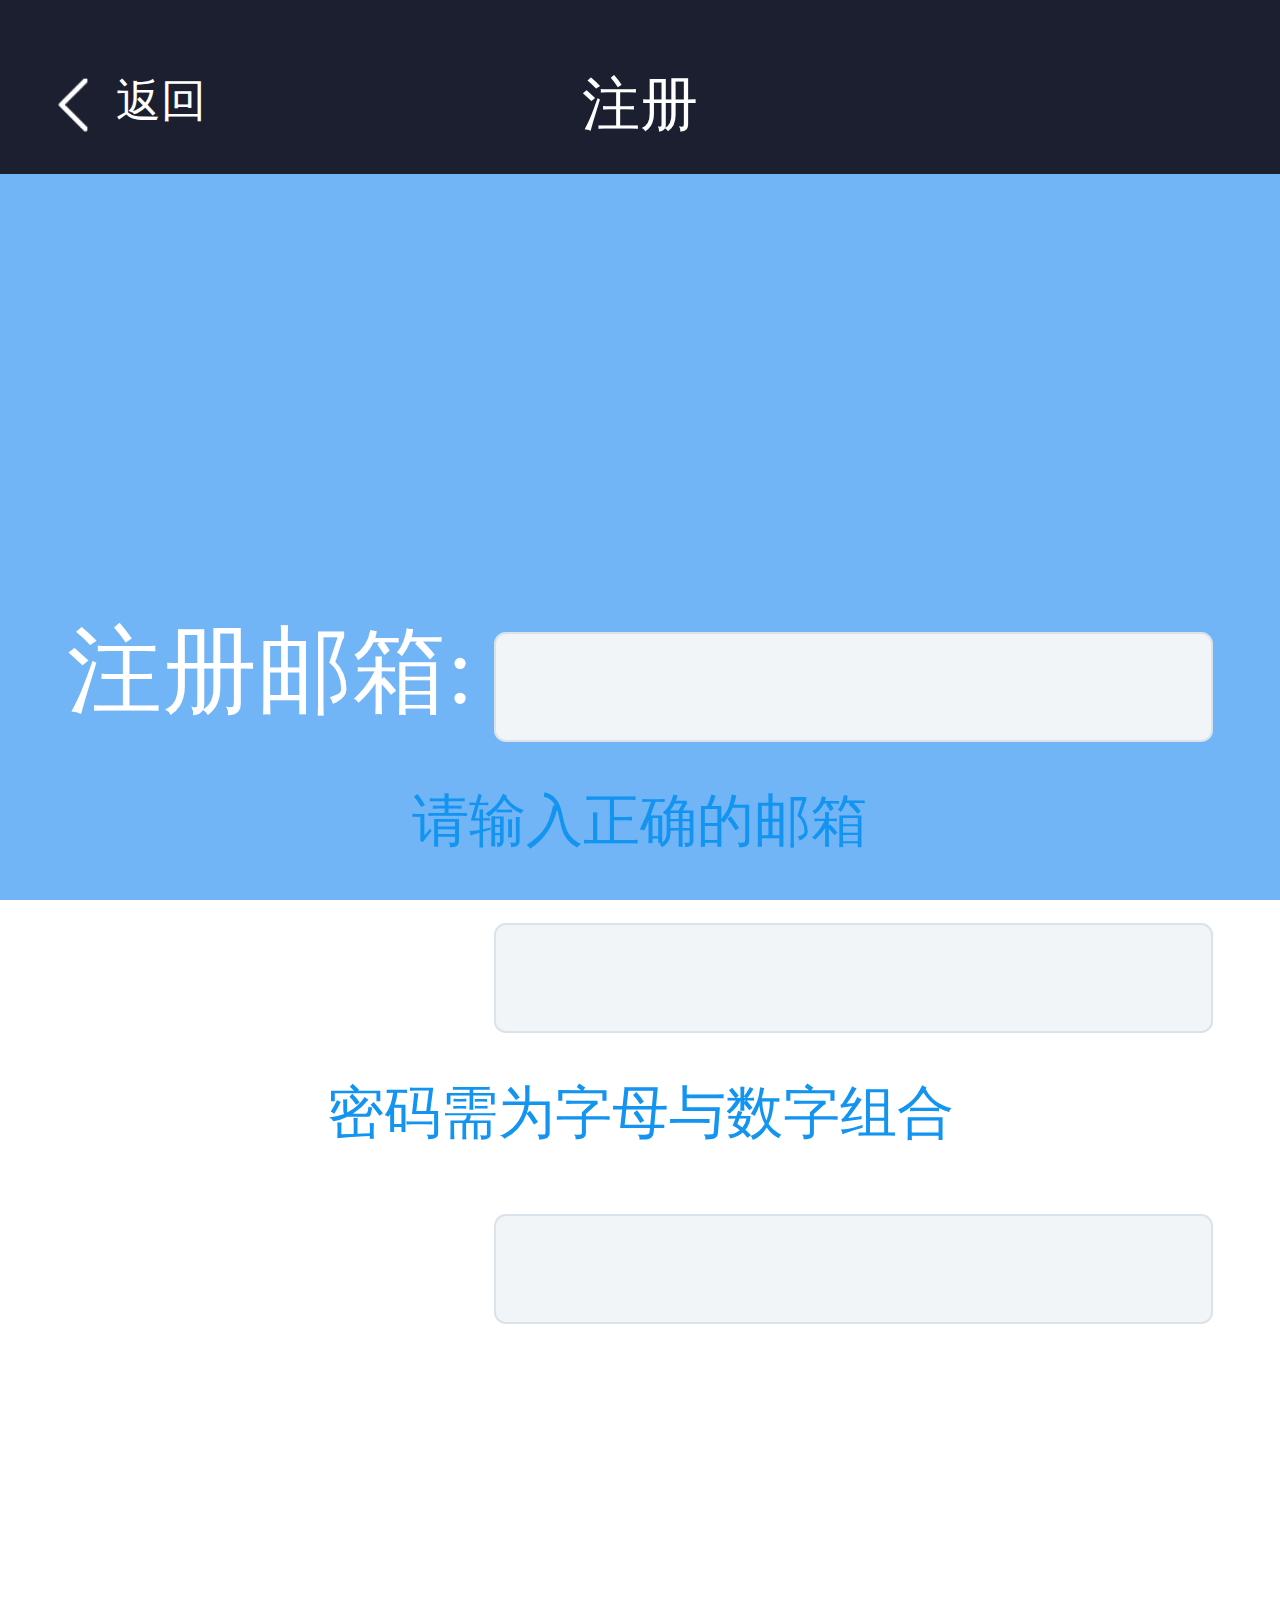
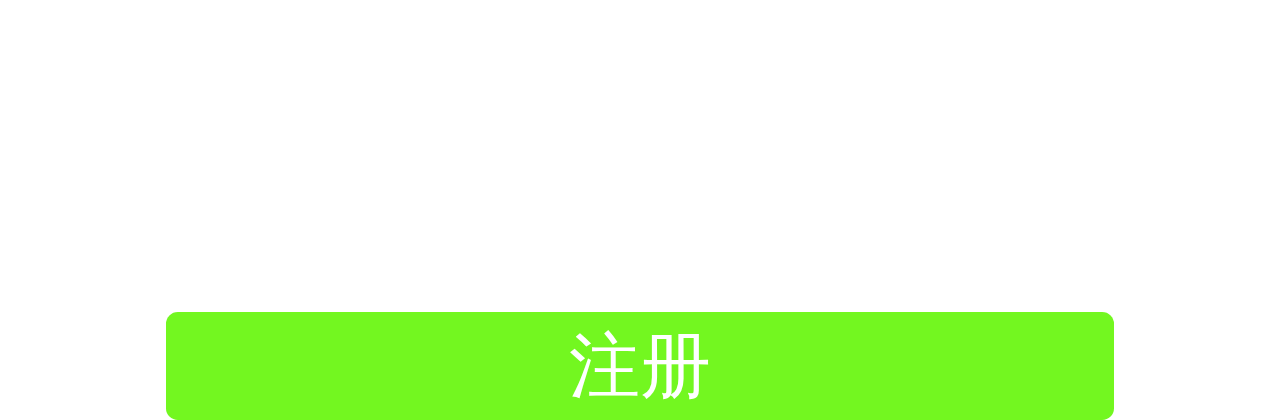
<file: haohai-app/page/sigret.html>
<!DOCTYPE html>
<html>
	<head>
		<meta charset="utf-8">
		<script type="text/javascript" src="../js/baseRem.js"></script>
		<title>借书</title>
		<link rel="stylesheet" type="text/css" href="../css/main.css">
		<script type="text/javascript" src="../js/jquery-1.12.4.js"></script>
	</head>
	<body>
	    <section class="wrap bg_wrap">
	    	<header>
	    		<span class="cancle">返回<i></i></span>
	    		注册
	    	</header>
		    <div>
		    	<label>
		    		<span>注册邮箱:</span><input type="email" name="email"/>
		    		<p class="email">请输入正确的邮箱</p>
		    	</label>
		    	<label>
		    		<span>密&nbsp&nbsp&nbsp&nbsp&nbsp&nbsp&nbsp码:</span><input type="password" name="password"/>
		    		<p class="password">密码需为字母与数字组合</p>
		    	</label>
		    	<label>
		    		<span>确认密码:</span><input type="password" name="password1"/>
		    		<p class="password1"></p>
		    	</label>
		    	<br>
		    	<p class="warning"></p>
		    	<div class="login_btn_wrap">
		    		<button class="sigret_btn">注册</button>
		    	</div>
		    </div>
	    </section>
	</body>
	<script type="text/javascript" src="../module/sigret.js"></script>
</html>
</file>
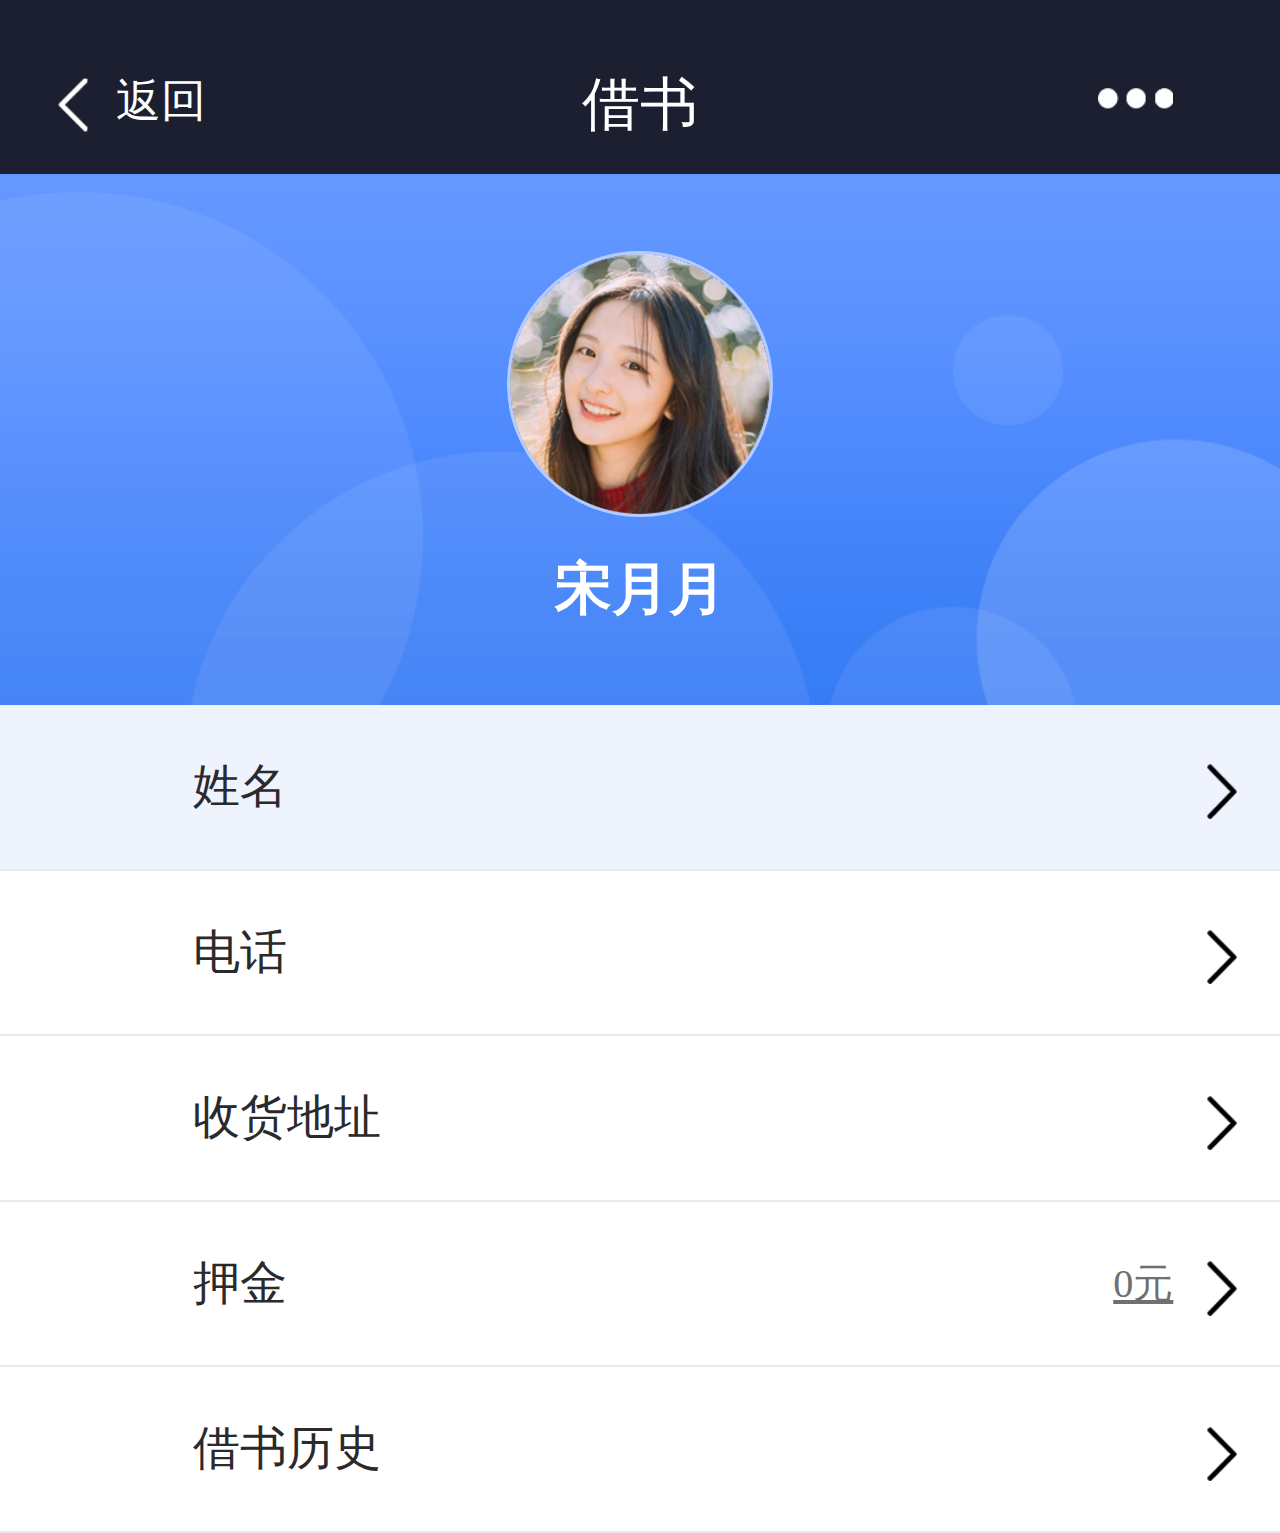
<file: haohai-app/page/userPage.html>
<!DOCTYPE html>
<html>
	<head>
		<meta charset="utf-8">
		<script type="text/javascript" src="../js/baseRem.js"></script>
		<title>借书</title>
		<link rel="stylesheet" type="text/css" href="../css/index.css">
		<link rel="stylesheet" type="text/css" href="../css/main.css">
		<script type="text/javascript" src="../js/jquery-1.12.4.js"></script>
	</head>
	<body>
	    <section class="wrap left_active wrapper">
	    	<header>
	    		<span class="cancle" id="user_cancle">返回<i></i></span>
	    		借书
	    		<span class="more"></span>
	    	</header>
	    	<section class="info_wrap">
	    		<section class="photo_wrap_l">
	    			<div class="phottos">
	    				<img src="../image/userPhoto.png"/>
	    			</div>
	    			<p class="user_na">宋月月</p>
	    		</section>
	    		<ul class="info_list">
	    			<li class="active">
	    				<em class="emOne"></em>
	    				<span class="left">姓名</span><span class="right user_name_1"></span>
	    				<i class="iOne"></i>
	    			</li>
	    			<li>
	    				<em class="emTwo"></em>
	    				<span class="left">电话</span><span class="right user_phone_1"></span>
	    				<i class="iTwo"></i>
	    			</li>
	    			<li>
	    				<em class="emThird"></em>
	    				<span class="left">收货地址</span><span class="right user_address_1"></span>
	    				<i class="iThird"></i>
	    			</li>
	    			<li>
	    				<em class="emForth"></em>
	    				<span class="left">押金</span><u class="right">0元</u>
	    				<i class="iForth"></i>
	    			</li>
	    			<li>
	    				<em class="emFive"></em>
	    				<span class="left">借书历史</span>
	    				<i class="iFive"></i>
	    			</li>
	    		</ul>
	    	</section>
	    </section>
	    <!-- editname -->
	    <section class="wrap wrapper" id="edit_name">
	    	<header>
	    		<span class="cancle" id="edit_name_cancle">返回<i></i></span>
	    		借书
	    		<span class="more"></span>
	    	</header>
	    	<section class="editorWrap">
	    		<input class="nameInp" placeholder="输入姓名" />
	    		<button class="saveBtn" id="name_save">保存</button>
	    	</section>
	    </section>
	    <!-- editphone -->
	    <section class="wrap wrapper" id="edit_phone">
	    	<header>
	    		<span class="cancle" id="edit_phone_cancle">返回<i></i></span>
	    		借书
	    		<span class="more"></span>
	    	</header>
	    	<section class="editorWrap">
	    		<input class="phoneNumberInp" placeholder="输入手机号" />
	    		<p class="authCode">
	    			<input class="authCodeInp" type="text" placeholder="请输入验证码" />
	    			<button class="sendCode">发送验证码</button>
	    		</p>
	    		<button class="saveBtn" id="phone_save">保存</button>
	    	</section>
	    </section>
	    <!-- editaddress -->
	    <section class="wrap wrapper" id="edit_address">
	    	<header>
	    		<span class="cancle" id="edit_address_cancle">返回<i></i></span>
	    		借书
	    		<span class="more"></span>
	    	</header>
	    	<section class="editorWrap">
	    		<input class="addressInp" placeholder="输入邮寄地址" />
	    		<button class="saveBtn" id="address_save">保存</button>
	    	</section>
	    </section>
	</body>
</html>
<script type="text/javascript" src="../module/userPage.js"></script>
</file>
<file: haohai-app/css/index.css>
@charset "UTF-8";
/**
 * 
 * @authors Your Name (you@example.org)
 * @date    2017-04-19 17:30:36
 * @version $Id$
 */
html,
body {
  height: 100%;
}
body {
  margin: 0;
  position: relative;
}
p {
  padding: 0;
  margin: 0;
}
strong {
  font-weight: normal;
}
input,
button {
  border: none;
  outline: none;
  list-style-type: none;
}
textarea {
  border: none;
  outline: none;
  resize: none;
}
img {
  border: none;
  vertical-align: top;
}
.wrap {
  width: 100%;
  height: 100%;
}
header {
  background: #1c1f30;
  text-align: center;
  font-size: 0.81666667rem;
  line-height: 1.95rem;
  color: #fff;
  font-family: "微软雅黑";
  padding-top: 0.5rem;
  position: relative;
}
header .cancle {
  position: absolute;
  left: 0;
  top: 0.5rem;
  width: 2.9rem;
  font-size: 0.63333333rem;
  line-height: 1.83333333rem;
  text-align: right;
}
header .cancle i {
  position: absolute;
  left: 0.8rem;
  top: 0.59rem;
  width: 0.5rem;
  height: 0.76666667rem;
  background: url(../image/sprite1.png) no-repeat -0.3rem -0.69rem;
  background-size: 1.05rem 10rem;
}
header .more {
  position: absolute;
  right: 0.51666667rem;
  top: 1.21666667rem;
  width: 2.05rem;
  height: 0.63333333rem;
  background: url(../image/sprite1.png) no-repeat 0 -2.21666667rem;
  background-size: 1.05rem 10rem;
}
.subjectBody {
  position: absolute;
  top: 2.45rem;
  right: 0;
  bottom: 0;
  left: 0;
}
.subjectBody .bgContainer {
  height: 3.3rem;
}
.subjectBody .bgContainer img {
  display: block;
  width: 100%;
  height: 100%;
}
.subjectBody .inforOne {
  width: 100%;
  background: #fff;
  border-bottom: 3px solid #f0f4f7;
}
.subjectBody .inforOne p {
  padding-left: 1.83333333rem;
  font-size: 0.8rem;
  line-height: 2.6rem;
  color: #2a2a2a;
  font-weight: bold;
  position: relative;
}
.subjectBody .inforOne .bookInfo,
.subjectBody .inforOne .postalInfo,
.subjectBody .inforOne .expressageInfo {
  position: absolute;
  left: 0.33333333rem;
  top: 0.71666667rem;
  width: 1.43333333rem;
  height: 1.21666667rem;
}
.subjectBody .inforOne .bookInfo {
  background: url(../image/sprite1.png) no-repeat 0 -3.16666667rem;
  background-size: 1.05rem 10rem;
}
.subjectBody .inforOne .postalInfo {
  background: url(../image/sprite1.png) no-repeat 0 -4.81666667rem;
  background-size: 1.05rem 10rem;
}
.subjectBody .inforOne .expressageInfo {
  background: url(../image/sprite1.png) no-repeat 0 -6.58333333rem;
  background-size: 1.05rem 10rem;
}
.subjectBody .inforOne .info {
  font-size: 0.63333333rem;
  color: #2a2a2a;
  padding-left: 2.2rem;
}
.subjectBody .inforOne .info p {
  padding: 0;
  font-weight: normal;
}
.subjectBody .inforOne .expressageState {
  padding: 0.25rem 0 0.23333333rem 2.5rem;
  font-size: 0.63333333rem;
  line-height: 1.05rem;
  color: #717171;
}
.subjectBody .inforOne .readTime {
  width: 14.81666667rem;
  margin-top: 0.5rem;
  font-size: 0.56666667rem;
  line-height: 1.05rem;
  letter-spacing: 0.05rem;
  color: #707070;
}
.subjectBody .inforOne .info1 {
  line-height: 2rem;
}
.subjectBody .inforOne .info1 .right {
  display: inline-block;
  width: 10rem;
  color: #a9a9a9;
  background: #f1f5f8;
  border: 0.03333333rem solid #dae3ea;
  border-radius: 0.16666667rem;
  font-size: 0.56666667rem;
  line-height: 1.26666667rem;
  text-indent: 0.1rem;
}
.subjectBody .inforOne .info1 input:focus {
  border-color: #5787f3;
}
.subjectBody .inforOne .info4 p {
  line-height: 2rem;
}
.subjectBody .inforOne .info4 p:nth-of-type(4) {
  margin-top: 0.4rem;
}
.subjectBody .inforOne .info4 input {
  display: inline-block;
  width: 10rem;
  color: #a9a9a9;
  background: #f1f5f8;
  border: 0.03333333rem solid #dae3ea;
  border-radius: 0.16666667rem;
  font-size: 0.56666667rem;
  line-height: 1.26666667rem;
  text-indent: 0.1rem;
}
.subjectBody .inforOne .info4 .address {
  vertical-align: top;
  line-height: 1;
}
.subjectBody .inforOne .info4 .authCode {
  width: 5.9rem;
}
.subjectBody .inforOne .info4 .sendAuthCode {
  width: 3.86666667rem;
  background: #5787f3;
  color: #fff;
}
.subjectBody .inforOne .info4 .remarkCon {
  display: inline-block;
  vertical-align: top;
  text-align: left;
  width: 10rem;
  height: 3.63333333rem;
  border: 1px solid #dae3ec;
  background: #f1f5f8;
  border-radius: 0.16666667rem;
}
.subjectBody .inforOne .info4 input:focus {
  border-color: #5787f3;
}
.subjectBody .inforOne .info3 {
  padding-top: 1.1rem;
}
.subjectBody .inforOne .info3 .remarId {
  vertical-align: top;
}
.subjectBody .inforOne .info3 .remarkCon {
  display: inline-block;
  text-align: left;
  width: 10rem;
  height: 3.63333333rem;
  border: 1px solid #dae3ec;
  background: #f1f5f8;
  border-radius: 0.16666667rem;
}
.subjectBody .inforOth,
.subjectBody .inforOne:nth-of-type(3),
.subjectBody .expressageNum {
  border: none;
}
.editorWrap .addressInp,
.editorWrap .nameInp,
.editorWrap .phoneNumberInp {
  display: block;
  width: 16.46666667rem;
  margin: 1.31666667rem auto 0;
  background: #f1f5f8;
  font-size: 0.56666667rem;
  line-height: 1.26666667rem;
  color: #aaa;
  text-indent: 0.6rem;
  border: 0.05rem solid #dae3ea;
  border-radius: 0.16666667rem;
}
.editorWrap input:focus {
  border-color: #5787f3;
}
.editorWrap .authCode {
  width: 16.46666667rem;
  margin: 0.65rem auto 0;
  overflow: hidden;
}
.editorWrap .authCode .authCodeInp {
  display: inline-block;
  font-size: 0.56666667rem;
  line-height: 1.26666667rem;
  color: #aaa;
  text-indent: 0.6rem;
  width: 12.46666667rem;
  border: 0.05rem solid #dae3ea;
  border-radius: 0.16666667rem;
  background: #f1f5f8;
}
.editorWrap .authCode input:focus {
  border-color: #5787f3;
}
.editorWrap .authCode .sendCode {
  display: inline-block;
  font-size: 0.56666667rem;
  line-height: 1.1rem;
  color: #fff;
  padding: 0 0.31666667rem;
  background: #5787f3;
  border-radius: 0.16666667rem;
}
.editorWrap .saveBtn {
  display: block;
  width: 8.51666667rem;
  background: #5787f3;
  border-radius: 0.16666667rem;
  margin: 1.08333333rem auto 0;
  font-size: 0.83333333rem;
  font-family: "微软雅黑";
  font-weight: bold;
  line-height: 1.76666667rem;
  color: #fff;
  text-align: center;
}
.btnWrap {
  position: absolute;
  left: 0.61666667rem;
  bottom: 0.33333333rem;
  font-size: 0.83333333rem;
  line-height: 1.76666667rem;
  font-family: Arial;
  text-align: center;
  color: #fff;
  font-weight: bold;
  background: #5787f3;
  width: 16.85rem;
  border-radius: 0.16666667rem;
}
.expressageWrap {
  padding: 1.08333333rem 0 0 0.5rem;
}
.expressageWrap img {
  display: inline-block;
  width: 1.5rem;
  height: 1.5rem;
}
.expressageWrap .expressageName {
  padding-left: 0.5rem;
  font-size: 0.83333333rem;
  line-height: 1.5rem;
  font-weight: bold;
  color: #2a2a2a;
}
.expressageNum .expressage_inp {
  width: 8.85rem;
  height: 1.26666667rem;
  font-size: 0.56666667rem;
  line-height: 1.26666667rem;
  border: 2px solid #dae3ec;
  border-radius: 0.16666667rem;
  background: #f1f5f8;
}
.expressageNum input:focus {
  border-color: #5787f3;
}
.expressageNum u {
  color: #5787f6;
  font-weight: bold;
}
/*login page*/
.bg_wrap {
  background: #72B5F7 ;
  padding-top: 5rem;
}
.bg_wrap div {
  width: 15rem;
  margin: 5rem auto;
  font-size: 1.5rem;
  line-height: 3rem;
  color: #fff;
}
.bg_wrap div label {
  display: block;
}
.bg_wrap div input {
  display: inline-block;
  width: 10rem;
  color: #a9a9a9;
  background: #f1f5f8;
  border: 0.03333333rem solid #dae3ea;
  border-radius: 0.16666667rem;
  font-size: 0.56666667rem;
  line-height: 1.26666667rem;
  text-indent: 0.1rem;
  vertical-align: middle;
}
.bg_wrap div input:focus {
  border-color: #5787f3;
}
.bg_wrap p {
  font-size: 0.8rem;
  line-height: 2rem;
  color: #FA5858;
  text-align: center;
  height: 2rem;
}
.bg_wrap .login_btn_wrap {
  margin: 0 auto;
  text-align: center;
}
.bg_wrap .login_btn_wrap span {
  display: inline-block;
  padding: 0 2rem;
  background: #fff;
  color: #000;
  border-radius: 0.16666667rem;
}
.bg_wrap .login_btn_wrap .active {
  background: #73F720;
  color: #fff;
}
</file>
<file: haohai-app/css/main.css>
@charset "UTF-8";
/**
 * 
 * @authors Your Name (you@example.org)
 * @date    2017-04-23 15:31:32
 * @version $Id$
 */
/**
 * 
 * @authors Your Name (you@example.org)
 * @date    2017-04-19 17:30:36
 * @version $Id$
 */
body {
  overflow: hidden;
  position: relative;
}
html,
body {
  height: 100%;
}
body {
  margin: 0;
  position: relative;
}
p {
  padding: 0;
  margin: 0;
}
strong {
  font-weight: normal;
}
input,
button {
  border: none;
  outline: none;
  list-style-type: none;
}
textarea {
  border: none;
  outline: none;
  resize: none;
}
img {
  border: none;
  vertical-align: top;
}
em,
i {
  font-style: normal;
}
mark {
  background: none;
}
ul {
  list-style: none;
  padding: 0;
  margin: 0;
}
.wrap {
  width: 100%;
  height: 100%;
  background: #fff;
}
.wrapper {
  position: absolute;
  left: 100%;
  top: 0;
}
.left_active {
  left: 0;
}
header {
  background: #1c1f30;
  text-align: center;
  height: 1.95rem;
  font-size: 0.81666667rem;
  line-height: 1.95rem;
  color: #fff;
  font-family: "微软雅黑";
  padding-top: 0.5rem;
  position: relative;
  z-index: 3;
}
header .cancle {
  position: absolute;
  left: 0;
  top: 0.5rem;
  width: 2.9rem;
  font-size: 0.63333333rem;
  line-height: 1.83333333rem;
  text-align: right;
}
header .cancle i {
  position: absolute;
  left: 0.8rem;
  top: 0.59rem;
  width: 0.5rem;
  height: 0.76666667rem;
  background: url(../image/sprite1.png) no-repeat -0.3rem -0.69rem;
  background-size: 1.05rem 10rem;
}
header .more {
  position: absolute;
  right: 0.51666667rem;
  top: 1.21666667rem;
  width: 2.05rem;
  height: 0.63333333rem;
  background: url(../image/sprite1.png) no-repeat 0 -2.21666667rem;
  background-size: 1.05rem 10rem;
}
.user_info {
  margin-top: 1.06666667rem;
  position: relative;
  height: 5.4rem;
  border-bottom: 0.05rem solid #f1f5f8;
}
.user_info .photo_wrap {
  position: absolute;
  left: 1.06666667rem;
  top: 0;
  width: 3.65rem;
  height: 3.65rem;
  border-radius: 50%;
  overflow: hidden;
}
.user_info .photo_wrap img {
  width: 3.65rem;
  height: 3.65rem;
}
.user_info div {
  position: absolute;
  left: 5.73333333rem;
  top: 0;
}
.user_info .user_name {
  font: 50rem/1080/18;
  line-height: 1.36666667rem;
  font-weight: bold;
  font-family: Arial;
  color: #2a2a2a;
}
.user_info .user_account {
  font-size: 0.56666667rem;
  line-height: 1rem;
  color: #2a2a2a;
}
.user_info .account_num {
  font-size: 0.5rem;
  font-weight: bold;
  font-family: "微软雅黑";
}
.user_info .user_account span {
  font-size: 0.56666667rem;
  line-height: 0.96666667rem;
}
.user_info .user_account u {
  font-size: 1.06666667rem;
  line-height: 64rem 60;
  font-weight: bold;
  color: #ff4993;
}
.account_btn {
  margin-top: 1.33333333rem;
}
.account_btn span {
  display: block;
  width: 16.85rem;
  margin: 0 auto;
  text-align: center;
  font-size: 0.83333333rem;
  line-height: 1.76666667rem;
  font-family: Arial;
  color: #fff;
  background: #5787f3;
  border-radius: 0.16666667rem;
}
.account_btn p {
  font-size: 0.63333333rem;
  text-align: center;
  color: #bbb;
  margin-top: 0.73333333rem;
}
.account_btn .back_btn {
  background: #ffa200;
}
.btnWrap {
  position: absolute;
  left: 0.61666667rem;
  bottom: 0.33333333rem;
  font-size: 0.83333333rem;
  line-height: 1.76666667rem;
  font-family: Arial;
  text-align: center;
  color: #fff;
  font-weight: bold;
  background: #5787f3;
  width: 16.85rem;
  border-radius: 0.16666667rem;
}
.remind {
  width: 17.06666667rem;
  margin: 0 auto;
  padding: 0.8rem 0 1rem;
  font-size: 0.63333333rem;
  line-height: 1.23333333rem;
  color: #707070;
  letter-spacing: 0.06666667rem;
}
.renewal_tab {
  width: 17.06666667rem;
  margin: 0 auto;
}
.renewal_tab li {
  background: #5989f5;
  border-radius: 0.16666667rem;
  box-shadow: 0.1rem 0.2rem 0.1rem #9aafda;
  position: relative;
  margin-bottom: 0.88333333rem;
}
.renewal_tab li i {
  position: absolute;
  top: 1.31666667rem;
  right: 0.9rem;
  width: 3.03333333rem;
  height: 3.03333333rem;
  text-align: center;
  font-size: 0.75rem;
  line-height: 3.03333333rem;
  color: #4e3800;
  background: #ffbe00;
  border-radius: 51%;
  font-weight: bold;
  box-shadow: 0 0.1rem 0.1rem #446fce;
}
.renewal_tab span {
  display: block;
  color: #fff;
  padding-left: 0.8rem;
}
.renewal_tab .renew_days {
  font-size: 0.96666667rem;
  line-height: 2.56666667rem;
  font-weight: bold;
}
.renewal_tab .renew_days u {
  color: #fcff00;
}
.renewal_tab .renew_prise {
  font-size: 0.83333333rem;
  letter-spacing: 0.1rem;
}
.renewal_tab .renew_prise em {
  font-size: 1.43333333rem;
}
.renewal_tab .renew_date {
  font-size: 0.56666667rem;
  line-height: 1.76666667rem;
  color: #00d0ff;
  font-family: Arial;
}
.renewal_tab .renew_date u {
  color: #fff;
}
.renewa_history_list {
  position: absolute;
  top: 1.95rem;
  right: 0;
  bottom: 0;
  left: 0;
  overflow-y: auto;
}
.renewa_history_list li {
  width: 16.33333333rem;
  padding-left: 0.6rem;
  background: #5989f5;
  border-radius: 0.16666667rem;
  box-shadow: 0.1rem 0.2rem 0.1rem #9aafda;
  position: relative;
  margin: 0.88333333rem auto 0;
}
.renewa_history_list li span {
  display: block;
  color: #fff;
}
.renewa_history_list li p {
  padding: 0.78333333rem 0 0.58333333rem;
}
.renewa_history_list li mark {
  position: absolute;
  top: 0.7rem;
  right: 0.53333333rem;
  font-size: 0.6rem;
  line-height: 0.7rem;
  color: #fff;
}
.renewa_history_list li mark:before {
  content: "";
  position: absolute;
  left: -1.33333333rem;
  top: 0;
  display: block;
  width: 0.88333333rem;
  height: 0.88333333rem;
  background: url(../image/sprite1.png) no-repeat 0 -8.18333333rem;
  background-size: 1.05rem 10rem;
}
.renewa_history_list .book_name {
  font-size: 0.93333333rem;
  line-height: 2.7rem;
  font-weight: bold;
}
.renewa_history_list .book_author {
  font-size: 0.56666667rem;
}
.renewa_history_list .renew_time {
  font-size: 0.7rem;
  line-height: 1.13333333rem;
  font-weight: bold;
}
.renewa_history_list .book_img {
  position: absolute;
  right: 0.53333333rem;
  top: 2.25rem;
  width: 2.73333333rem;
  height: 3.96666667rem;
  box-shadow: -0.1rem 0.1rem #38518a;
}
.renewa_history_list .book_img img {
  display: block;
  width: 2.73333333rem;
  height: 3.96666667rem;
}
.book_info_one {
  border-bottom: 0.05rem solid #f2f3f7;
  position: relative;
}
.book_info_one p {
  padding-left: 0.73333333rem;
  color: #2a2a2a;
}
.book_info_one .book_title {
  font-size: 0.83333333rem;
  line-height: 1.7rem;
  font-weight: bold;
  margin-top: 1.13333333rem;
}
.book_info_one .bookAuthor,
.book_info_one .back_date {
  font-size: 0.63333333rem;
  line-height: 1.33333333rem;
}
.book_info_one .bookAuthor u,
.book_info_one .back_date u {
  color: #5787f3;
}
.book_info_one .back_date {
  margin-bottom: 1.16666667rem;
}
.book_info_one .bookPhotoWrap {
  position: absolute;
  right: 1.58333333rem;
  top: 0.33333333rem;
  width: 2.85rem;
  height: 4.08333333rem;
  background: url(../image/bookPhotoBg.png) no-repeat 0 bottom;
  box-shadow: -0.05rem 0.1rem 0.05rem #464042;
}
.book_info_one .bookPhotoWrap img {
  position: absolute;
  right: 0;
  top: 0;
  width: 2.71666667rem;
  height: 3.93333333rem;
  border: 1px solid #c2c6c5;
  box-shadow: 0.05rem 0.03333333rem #b9b7b8;
  border-right: none;
}
.reader_info_one {
  padding: 0.83333333rem 0 0.93333333rem;
  border-bottom: 0.05rem solid #f2f3f7;
}
.reader_info_one p {
  padding-left: 0.81666667rem;
  font-size: 0.66666667rem;
  line-height: 1.5rem;
  font-family: Arial;
  color: #2a2a2a;
}
.reader_info_one p strong {
  font-size: 0.83333333rem;
  font-weight: bold;
}
.state_info_one p {
  padding: 1.1rem 0 0 0.81666667rem;
  font-size: 0.66666667rem;
  color: #2a2a2a;
}
.state_info_one p em {
  color: #ff7900;
  letter-spacing: 0.05rem;
}
.btn_wrap {
  position: absolute;
  left: 0.61666667rem;
  bottom: 0.33333333rem;
  font-size: 0.83333333rem;
  line-height: 1.76666667rem;
  font-family: Arial;
  text-align: center;
  color: #fff;
  font-weight: bold;
  width: 16.65rem;
}
.btn_wrap span {
  display: inline-block;
  width: 8.03333333rem;
  letter-spacing: 0.05rem;
  border-radius: 0.16666667rem;
}
.btn_wrap .renew_btn {
  float: left;
  background: #5787f3;
}
.btn_wrap .back_btn {
  float: right;
  background: #ffad00;
}
.photo_wrap_l {
  width: 18rem;
  height: 5.68333333rem;
  padding: 1.08333333rem 0 0.7rem;
  background: url(../image/bg1.png) no-repeat center center;
  background-size: 18rem;
}
.phottos {
  width: 3.65rem;
  height: 3.65rem;
  overflow: hidden;
  border: 0.05rem solid #b7cbfd;
  border-radius: 50%;
  margin: 0 auto;
}
.phottos img {
  width: 3.65rem;
  height: 3.65rem;
}
.user_na {
  font-size: 0.8rem;
  line-height: 2.03333333rem;
  color: #fff;
  font-weight: bold;
  text-align: center;
}
.info_list li {
  font-size: 0.66666667rem;
  line-height: 2.3rem;
  color: #2a2a2c;
  padding: 0 1.5rem 0 2.71666667rem;
  overflow: hidden;
  border-bottom: 0.03333333rem solid #eaeaea;
  position: relative;
}
.info_list li .left {
  float: left;
}
.info_list li .right {
  font-size: 0.56666667rem;
  color: #70706e;
  float: right;
}
.info_list .active {
  background: #eff3fe;
}
.info_list i {
  position: absolute;
  right: 0.6rem;
  top: 0.83333333rem;
  width: 0.43333333rem;
  height: 0.76666667rem;
  background: url(../image/sprite2.png) no-repeat 0 -6.95rem;
  background-size: 1.16666667rem 8.33333333rem;
}
.info_list em {
  posphoto_wrapition: absolute;
  left: 0.8rem;
  top: 0.6rem;
  width: 1.16666667rem;
  height: 1.16666667rem;
  background: url(../image/sprite2.png) no-repeat;
  background-size: 1.16666667rem 8.33333333rem;
}
.info_list .emOne {
  background-position: 0 -1.5rem;
}
.info_list .emTwo {
  background-position: 0 -4.31666667rem;
}
.info_list .emThird {
  background-position: 0 -5.61666667rem;
}
.info_list .emForth {
  background-position: 0 0;
}
.info_list .emFive {
  background-position: 0 -2.98333333rem;
}
/*?sigret page*/
.bg_wrap {
  background: #72B5F7 ;
}
.bg_wrap div {
  padding-top: 6rem;
}
.bg_wrap label {
  display: block;
  text-align: center;
  line-height: 2rem;
}
.bg_wrap label span {
  display: inline-block;
  width: 6rem;
  font-size: 1.33333333rem;
  color: #fff;
  text-align: left;
}
.bg_wrap label input {
  display: inline-block;
  width: 10rem;
  color: #a9a9a9;
  background: #f1f5f8;
  border: 0.03333333rem solid #dae3ea;
  border-radius: 0.16666667rem;
  font-size: 1.26666667rem;
  line-height: 1.26666667rem;
  text-indent: 0.1rem;
  vertical-align: middle;
}
.bg_wrap label input:focus {
  border-color: #5787f3;
}
.bg_wrap .login_btn_wrap {
  padding-top: 3rem;
}
.bg_wrap .sigret_btn {
  display: block;
  width: 13.33333333rem;
  font-size: 1rem;
  line-height: 1.5rem;
  color: #fff;
  background: #73F720;
  margin: 0 auto;
  text-align: center;
  border-radius: 0.16666667rem;
}
.bg_wrap p {
  font-size: 0.8rem;
  line-height: 2rem;
  color: #1294F0;
  text-align: center;
  height: 2rem;
}
.bg_wrap .warn {
  color: red;
}
</file>
